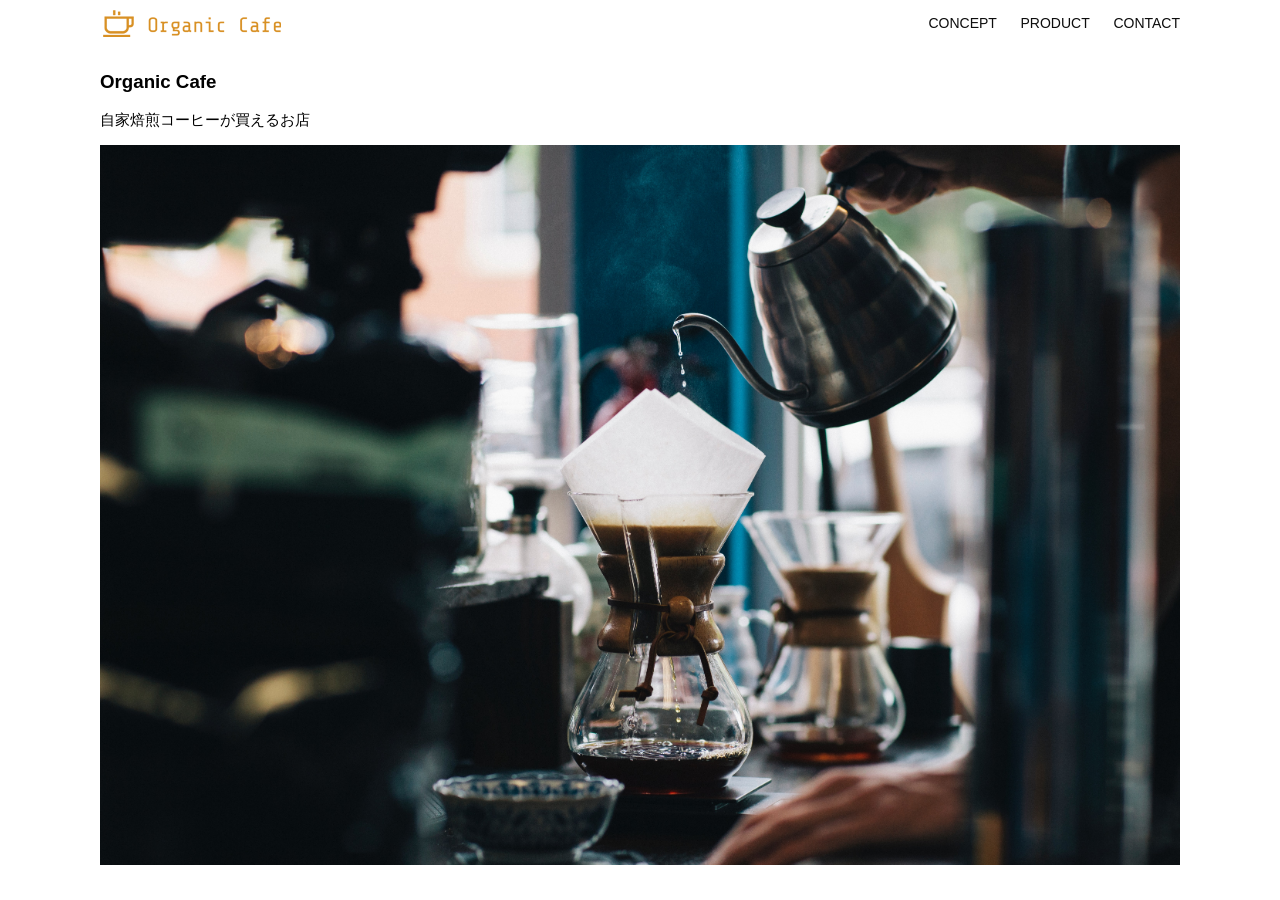
<file: kadai_013/index.html>
<!DOCTYPE html>
<html>
  <head>
    <title>Organic Cafe</title>
    <meta charset="UTF-8" />
    <meta name="description" content="自家焙煎のコーヒーがお家で楽しめるOrganic Cafe"/>
    <meta name="viewport" content="width=device-width, initial-scale=1.0" />
    <link rel="stylesheet" href="style.css" />
  </head>
  <body>
    <!-- ヘッダー -->
    <header>
      <!-- ロゴ -->
      <a href="index.html" id="logo"><img src="images/logo.png" alt="トップページに戻る"/></a>

      <!-- PC用ナビゲーション -->
      <nav id="nav-pc">
        <a href="index.html#concept">CONCEPT</a>
        <a href="index.html#product">PRODUCT</a>
        <a href="index.html#contact">CONTACT</a>
      </nav>

      <!-- スマホ用メニューボタン -->
      <img id="menu-sp" src="images/button-menu.png" alt="ナビゲーションを開く" onclick="document.getElementById('nav-sp').style.display = 'block'">

      <!-- スマホ用ナビゲーション -->
      <nav id="nav-sp">
        <ul>
          <li>
        <img id="close" src="images/button-close.png" alt="ナビゲーションを閉じる" onclick="document.getElementById('nav-sp').style.display = 'none'"></li>
          <li><a id="logo-sp" href="index.html" onclick="document.getElementById('nav-sp').style.display = 'none'"><img src="images/logo-sp.png" alt="トップページに戻る"></a></li>
          <li><a class="menu" href="index.html#concept" onclick="document.getElementById('nav-sp').style.display = 'none'">CONCEPT</a></li>
          <li><a class="menu" href="index.html#product" onclick="document.getElementById('nav-sp').style.display = 'none'">PRODUCT</a></li>
          <li><a class="menu" href="index.html#contact" onclick="document.getElementById('nav-sp').style.display = 'none'">CONTACT</a></li>
        </ul>
      </nav>
    </header>

    <main>
      <article>
        <!-- メインビジュアル -->
        <section id="main-visual">
          <div id="main-message">
            <h1>Organic Cafe</h1>
            <p>自家焙煎コーヒーが買えるお店</p>
          </div>
          <img src="images/main-image.jpg" alt="コーヒーをハンドドリップで淹れる画像"/>
        </section>
      </article>
    </main>
  </body>
</html>
</file>
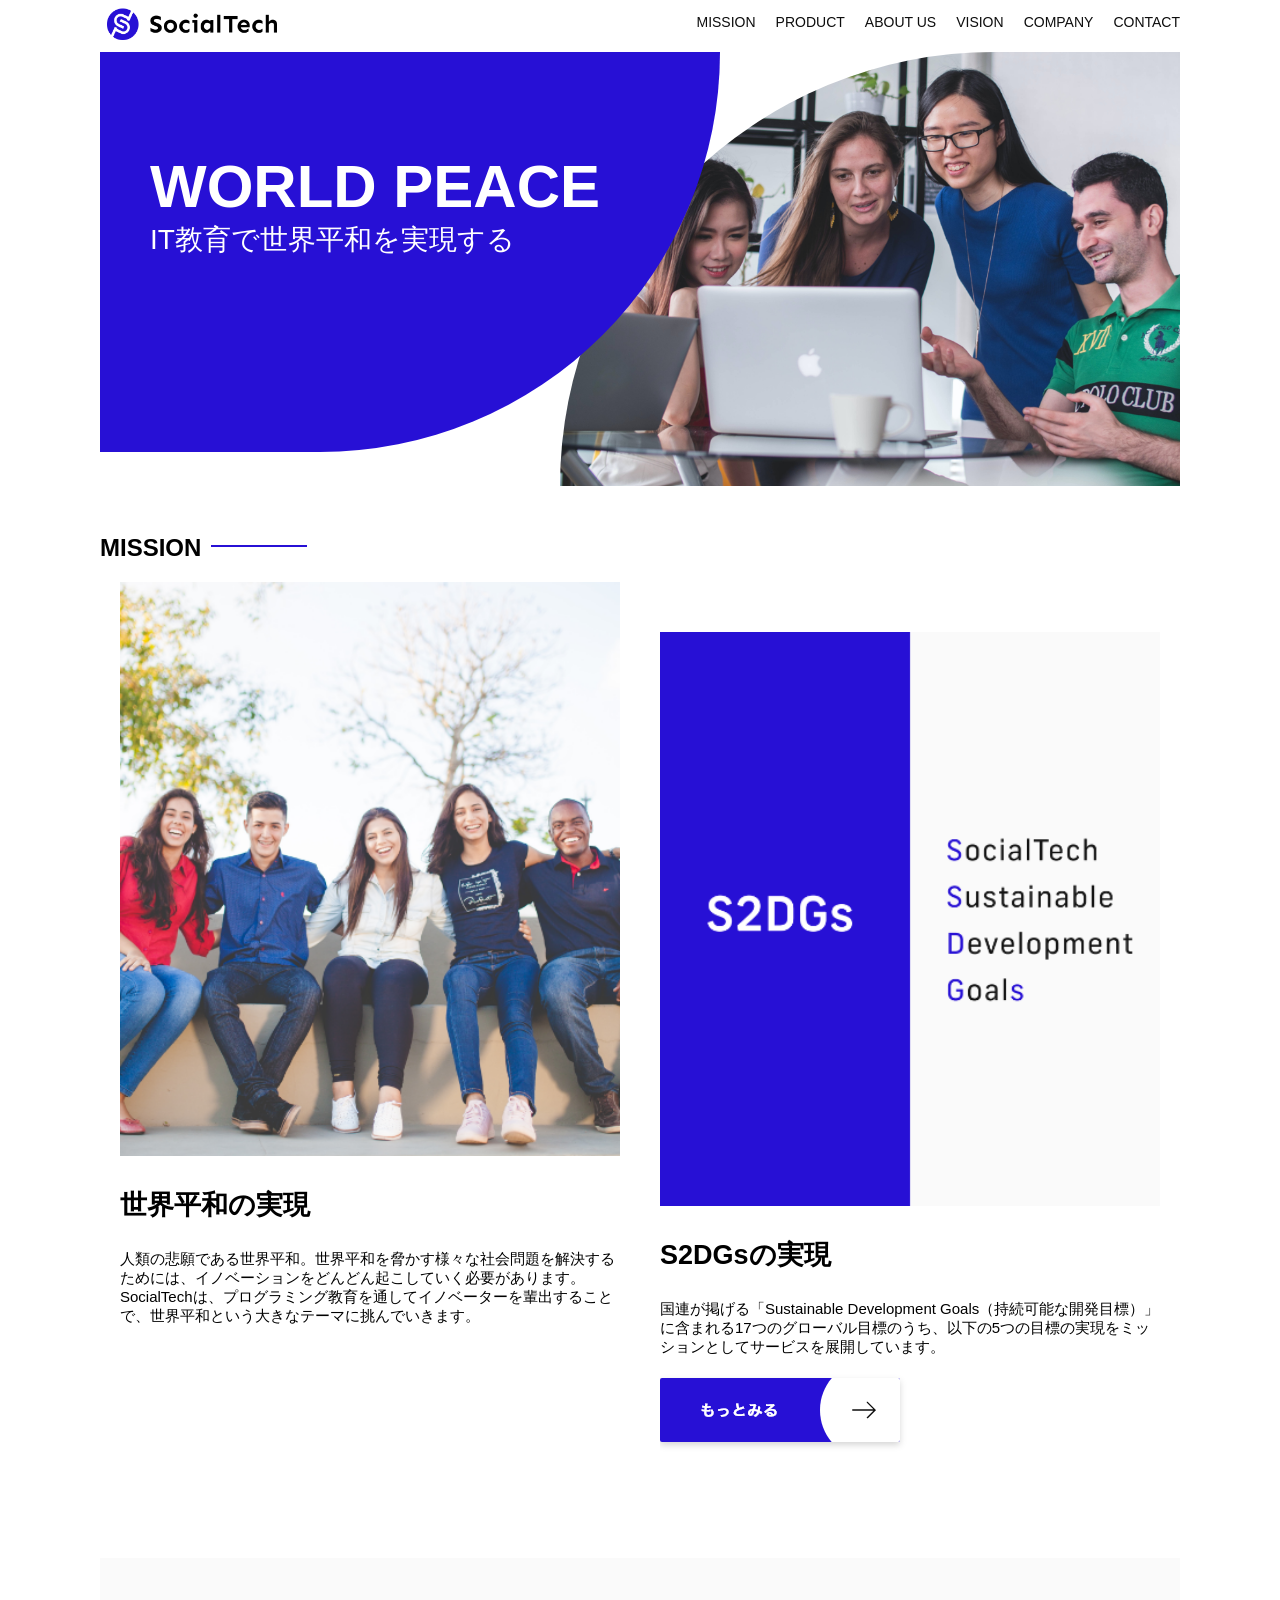
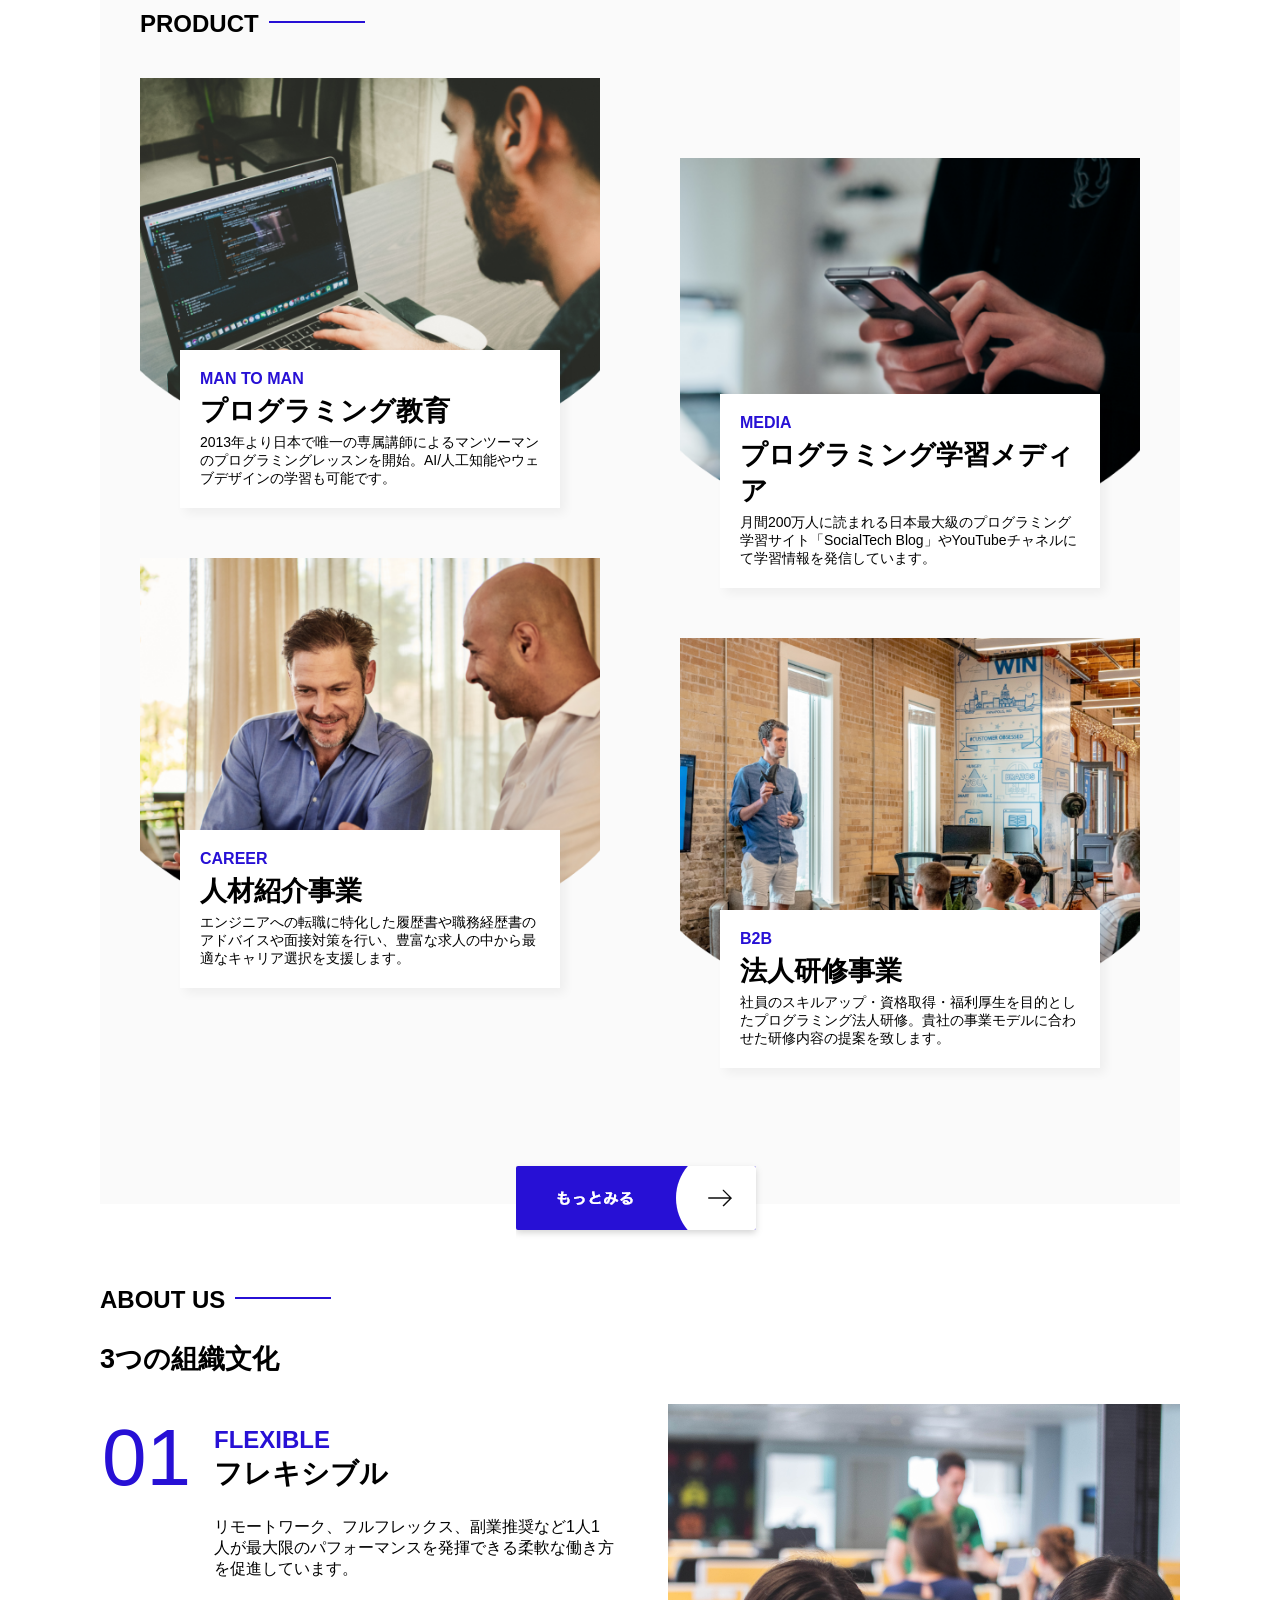
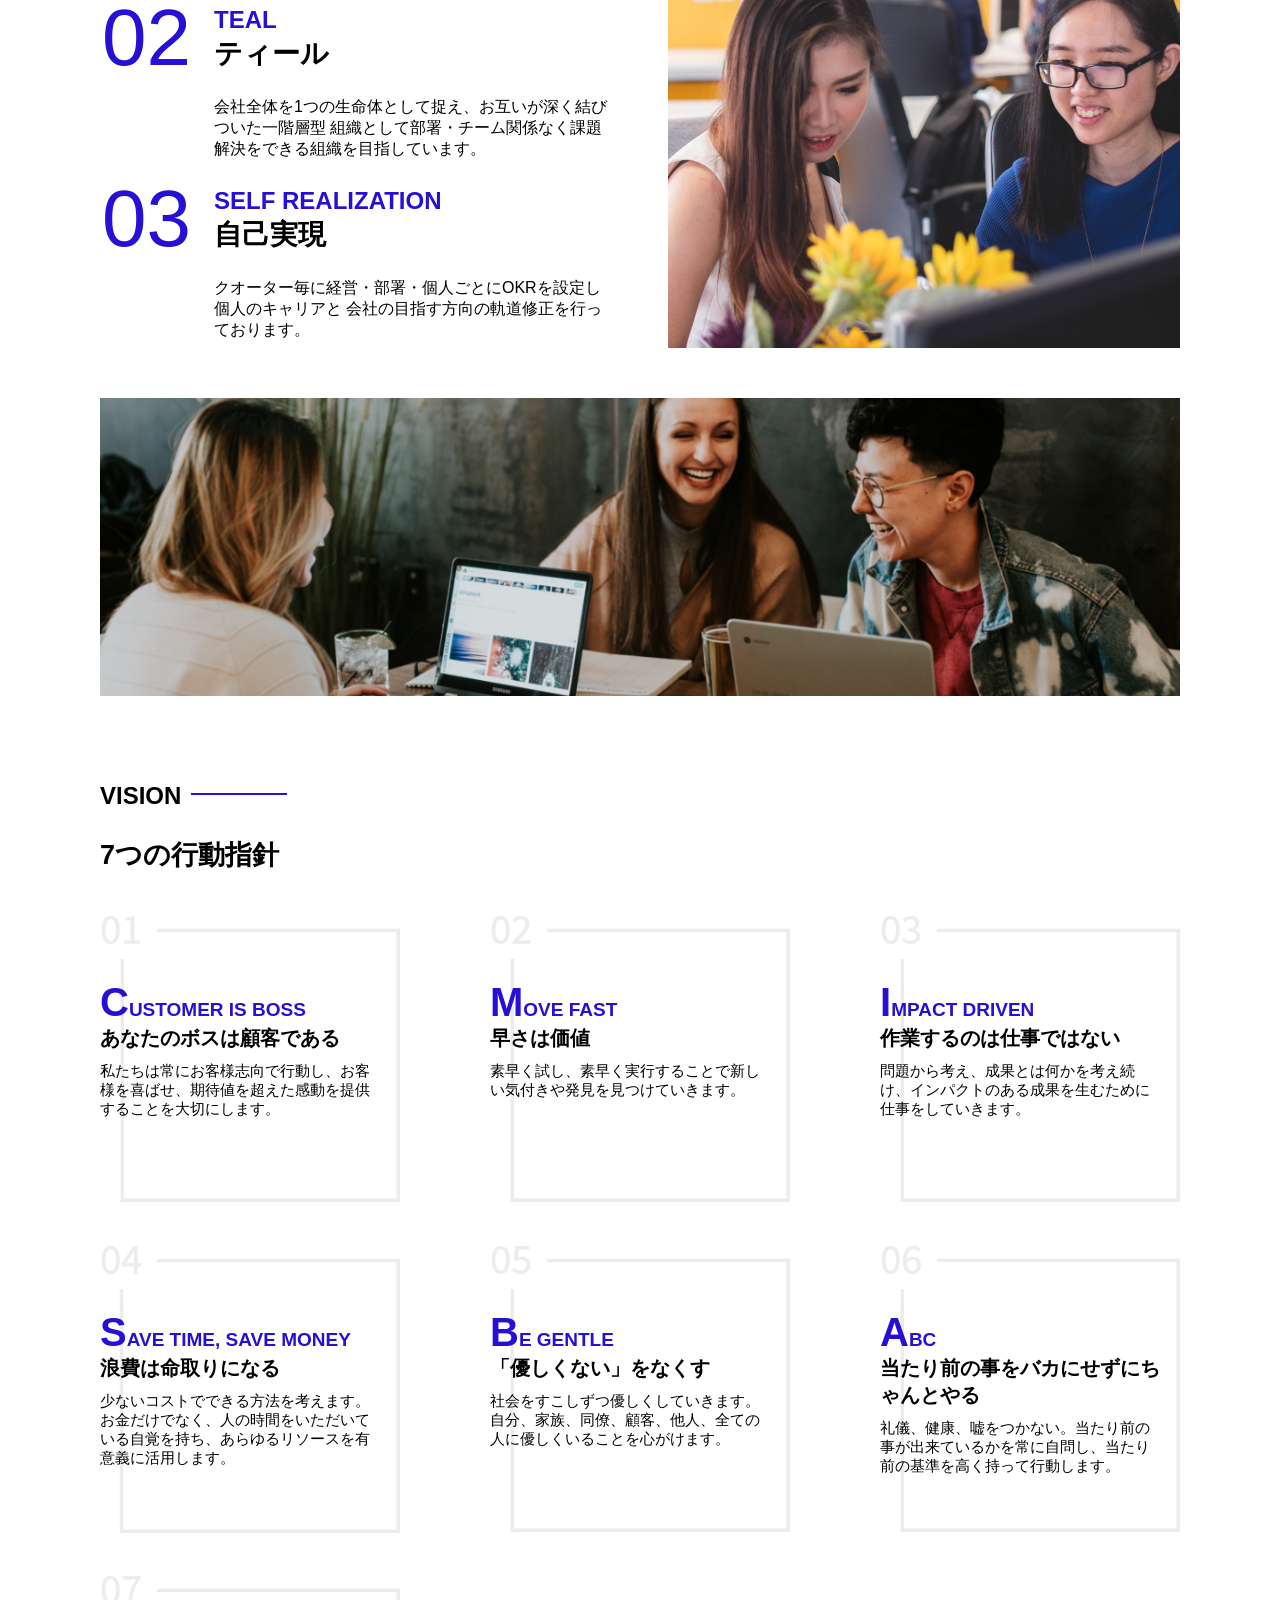
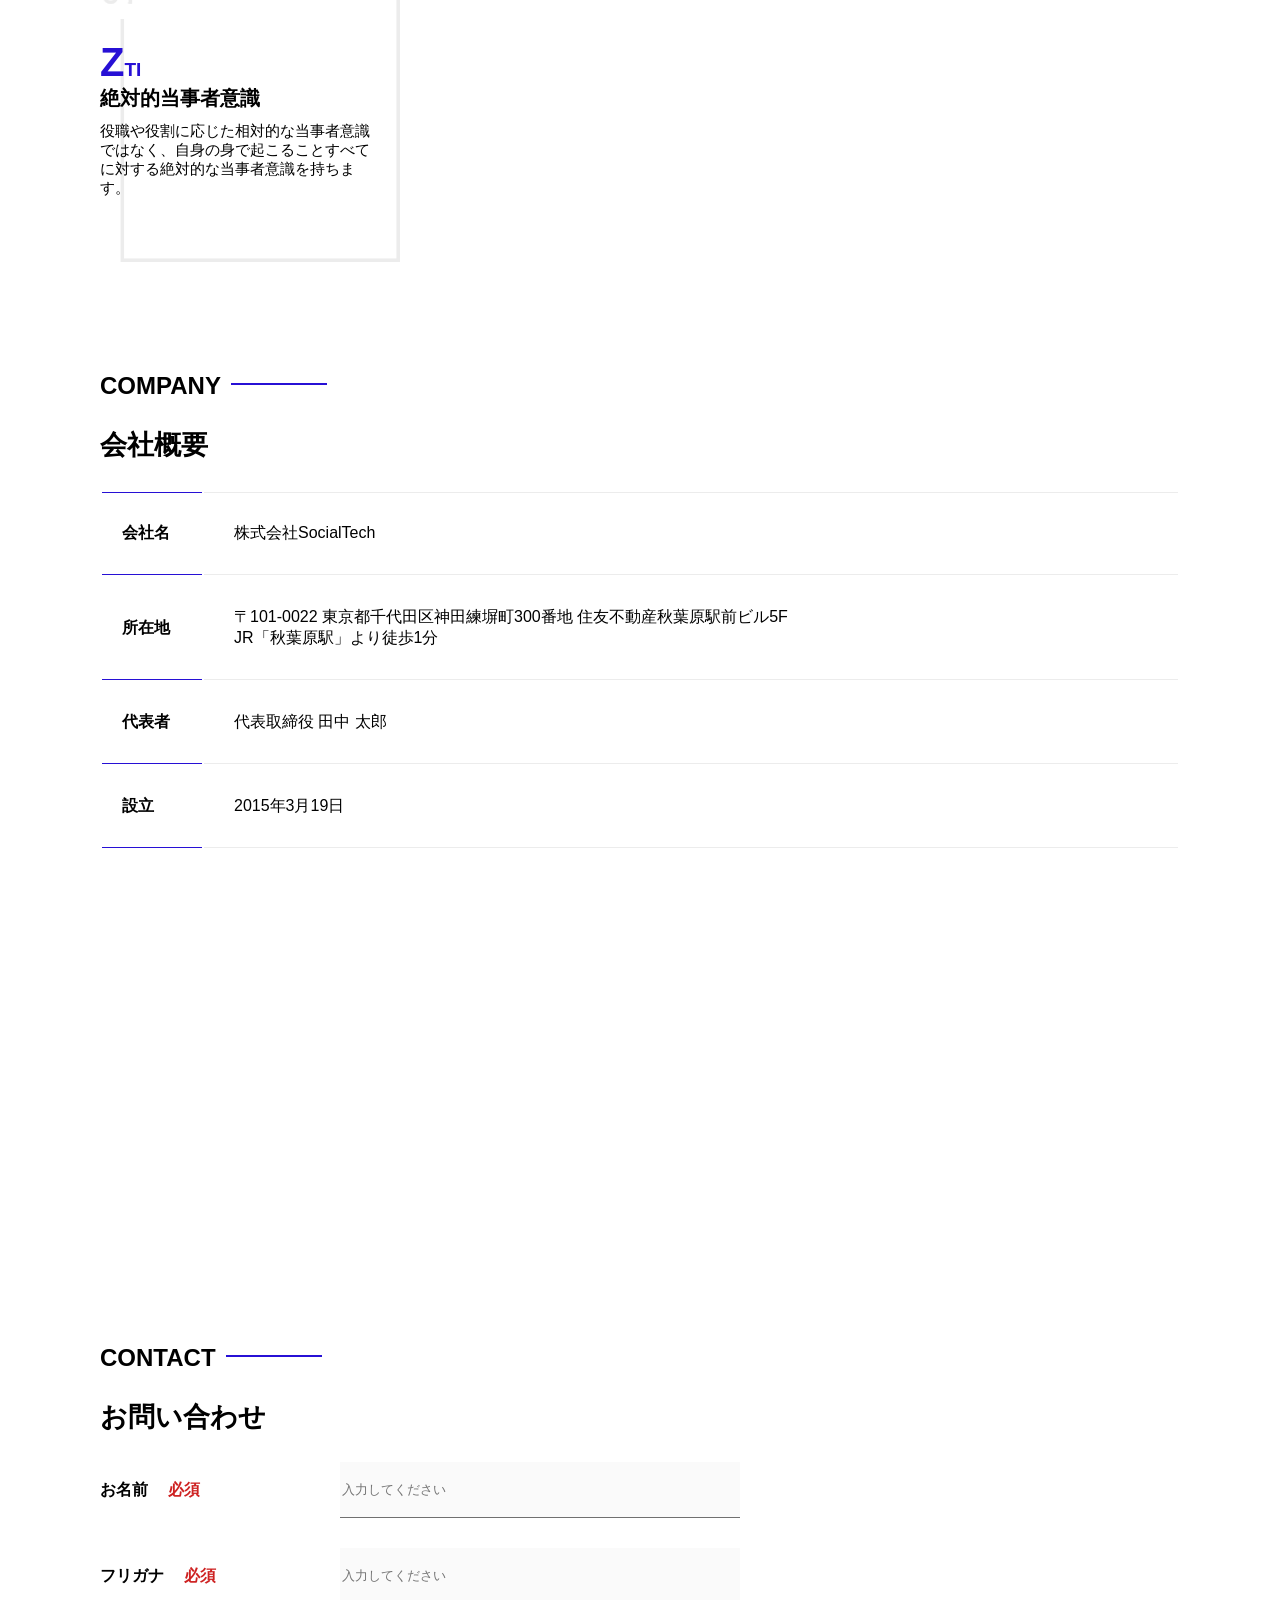
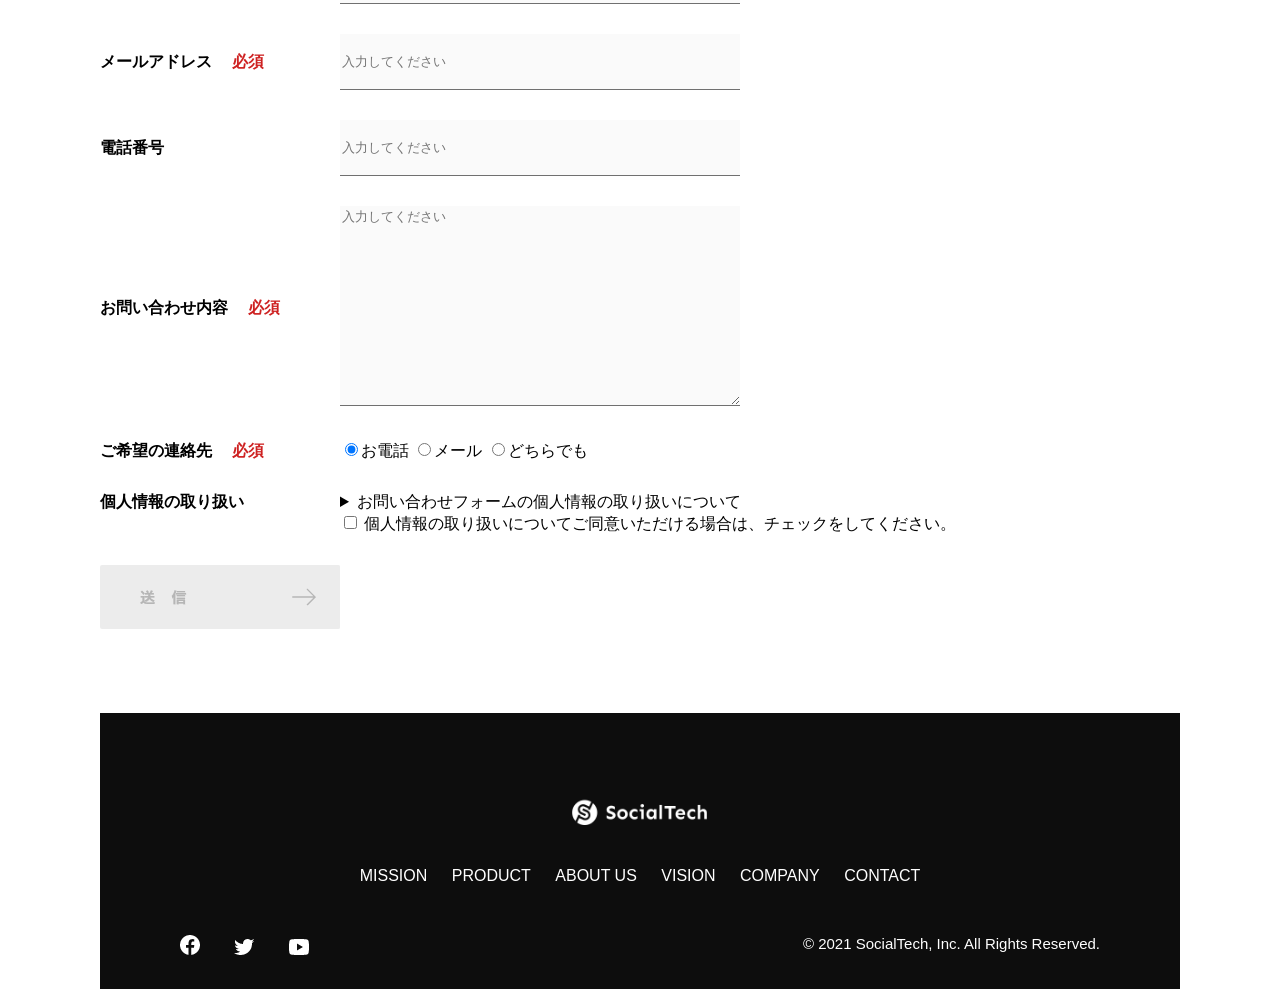
<file: kadai_tutorial_output/index.html>
<!DOCTYPE html>
<html lang="ja">

<head>
  <meta charset="UTF-8">
  <meta name="viewport" content="width=device-width, initial-scale=1.0">
  <meta name="description" content="SocialTechはEdTech業界のリーディングカンパニーを目指します。">
  <link rel="stylesheet" href="style.css">
  <title>SocialTech</title>
</head>

<body>
  <!-- ヘッダー -->
  <header>
    <!-- ロゴ -->
    <a href="index.html" id="logo">
      <img src="images/logo.png" alt="トップページに戻る">
    </a>

    <!-- PC用ナビゲーション -->
    <nav id="nav-pc">
      <ul>
        <li><a href="mission.html">MISSION</a></li>
        <li><a href="product.html">PRODUCT</a></li>
        <li><a href="index.html#aboutus">ABOUT US</a></li>
        <li><a href="index.html#vision">VISION</a></li>
        <li><a href="index.html#company">COMPANY</a></li>
        <li><a href="index.html#contact">CONTACT</a></li>
      </ul>
    </nav>

    <!-- スマホ用メニューボタン -->
    <button id="menu-sp" onclick="document.getElementById('nav-sp').style.display = 'block'">
      <img src="images/button-menu.png" alt="ナビゲーションを開く">
    </button>
    <!-- スマホ用ナビゲーション -->
    <div id="nav-sp">
      <button id="close" onclick="document.getElementById('nav-sp').style.display = 'none'">
        <img src="images/button-close.png" alt="ナビゲーションを閉じる">
      </button>
      <nav>
        <ul>
          <li>
            <a id="logo-sp" href="index.html" onclick="document.getElementById('nav-sp').style.display='none'"><img src="images/logo-sp.png" alt="トップページに戻る"></a>
          </li>
          <li><a class="menu" href="mission.html" onclick="document.getElementById('nav-sp').style.display='none'">MISSION</a></li>
          <li><a class="menu" href="product.html" onclick="document.getElementById('nav-sp').style.display='none'">PRODUCT</a></li>
          <li><a class="menu" href="index.html#aboutus" onclick="document.getElementById('nav-sp').style.display='none'">ABOUT US</a></li>
          <li><a class="menu" href="index.html#vision" onclick="document.getElementById('nav-sp').style.display='none'">VISION</a></li>
          <li><a class="menu" href="index.html#company" onclick="document.getElementById('nav-sp').style.display='none'">COMPANY</a></li>
          <li><a class="menu" href="index.html#contact" onclick="document.getElementById('nav-sp').style.display='none'">CONTACT</a></li>
        </ul>
      </nav>
      <div id="sns">
        <a href="https://www.facebook.com/sejuku2013"><img src="images/button-facebook.png" alt="Facebookのリンク"></a>
        <a href="https://twitter.com/samuraijuku"><img src="images/button-twitter.png" alt="Twitterのリンク"></a>
        <a href="https://www.youtube.com/channel/UCCFOQO5aDK0xXam4cUQXT8g"><img src="images/button-youtube.png" alt="YouTubeのリンク"></a>
      </div>
    </div>
  </header>

  <main>
    <article>
      <!-- メインビジュアル -->
      <section id="main-visual">
        <div id="main-message">
          <h1>WORLD PEACE</h1>
          <p>IT教育で世界平和を実現する</p>
        </div>
        <img src="images/index/index-main.png" alt="PCの周りに集まる多国籍の仲間たち">
      </section>

      <!--ミッション-->
      <section id="mission">
        <h2 class="index-h2">MISSION</h2>
        <div id="mission-flex">
          <div>
            <img id="mission-photo" src="images/index/index-mission.png" alt="屋外のベンチで写真を撮影する多国籍の仲間たち">
            <h3>世界平和の実現</h3>
            <p>人類の悲願である世界平和。世界平和を脅かす様々な社会問題を解決するためには、イノベーションをどんどん起こしていく必要があります。SocialTechは、プログラミング教育を通してイノベーターを輩出することで、世界平和という大きなテーマに挑んでいきます。</p>
          </div>
          <div>
            <img id="s2dgs" src="images/index/s2dgs.png" alt="S2DGs">
            <h3>S2DGsの実現</h3>
            <p>国連が掲げる「Sustainable Development Goals（持続可能な開発目標）」に含まれる17つのグローバル目標のうち、以下の5つの目標の実現をミッションとしてサービスを展開しています。</p>
            <a href="mission.html"><img src="images/button-more.png" alt="もっとみる"></a>
          </div>
        </div>
      </section>

      <!-- プロダクト -->
      <section id="product">
        <h2 class="index-h2">PRODUCT</h2>
        <div class="product-flex">
          <div id="product-left">
            <div>
              <img class="product-photo" src="images/index/index-mantoman.png" alt="PCでコードを書く男性">
              <div class="product-explain">
                <span>MAN TO MAN</span>
                <h3>プログラミング教育</h3>
                <p>2013年より日本で唯一の専属講師によるマンツーマンのプログラミングレッスンを開始。AI/人工知能やウェブデザインの学習も可能です。</p>
              </div>
            </div>
            <div>
              <img class="product-photo" src="images/index/index-career.png" alt="笑顔で話し合う2人の男性">
              <div class="product-explain">
                <span>CAREER</span>
                <h3>人材紹介事業</h3>
                <p>エンジニアへの転職に特化した履歴書や職務経歴書のアドバイスや面接対策を行い、豊富な求人の中から最適なキャリア選択を支援します。</p>
              </div>
            </div>
          </div>
          <div id="product-right">
            <div>
              <img class="product-photo" src="images/index/index-media.png" alt="スマートフォンを操作する人">
              <div class="product-explain">
                <span>MEDIA</span>
                <h3>プログラミング学習メディア</h3>
                <p>月間200万人に読まれる日本最大級のプログラミング学習サイト「SocialTech Blog」やYouTubeチャネルにて学習情報を発信しています。</p>
              </div>
            </div>
            <div>
              <img class="product-photo" src="images/index/index-b2b.png" alt="講演中の男性とそれを聴く人々">
              <div class="product-explain">
                <span>B2B</span>
                <h3>法人研修事業</h3>
                <p>社員のスキルアップ・資格取得・福利厚生を目的としたプログラミング法人研修。貴社の事業モデルに合わせた研修内容の提案を致します。</p>
              </div>
            </div>
          </div>
        </div>
        <div id="product-more">
          <a href="product.html"><img src="images/button-more.png" alt="もっとみる"></a>
        </div>
      </section>

      <!-- AOUT USセクション -->
      <section id="aboutus">
        <h2 class="index-h2">ABOUT US</h2>
        <h3>3つの組織文化</h3>
        <div>
          <table class="culture-table">
            <tr>
              <td class="culture-num">01</td>
              <th><span class="culture-en">FLEXIBLE</span><br>フレキシブル</th>
            </tr>
            <tr>
              <td>
                <!--空のセル-->
              </td>
              <td class="culture-description">リモートワーク、フルフレックス、副業推奨など1人1人が最大限のパフォーマンスを発揮できる柔軟な働き方を促進しています。</td>
            </tr>
            <tr>
              <td class="culture-num">02</td>
              <th><span class="culture-en">TEAL</span><br>ティール</th>
            </tr>
            <tr>
              <td>
                <!--空のセル-->
              </td>
              <td class="culture-description">会社全体を1つの生命体として捉え、お互いが深く結びついた一階層型 組織として部署・チーム関係なく課題解決をできる組織を目指しています。</td>
            </tr>
            <tr>
              <td class="culture-num">03</td>
              <th><span class="culture-en">SELF REALIZATION</span><br>自己実現</th>
            </tr>
            <tr>
              <td>
                <!--空のセル-->
              </td>
              <td class="culture-description">クオーター毎に経営・部署・個人ごとにOKRを設定し個人のキャリアと 会社の目指す方向の軌道修正を行っております。</td>
            </tr>
          </table>
          <img class="culture-img" src="images/index/index-aboutus1.png" alt="笑顔で話し合う2人の女性">
        </div>
        <img class="culture-img2" src="images/index/index-aboutus2.png" alt="笑顔で話し合う3人の男女">

      </section>

      <!-- VISIONセクション -->
      <section id="vision">
        <h2 class="index-h2">VISION</h2>
        <h3>7つの行動指針</h3>
        <div>
          <div class="vision-box">
            <img src="images/index/vision-01.png" alt="01">
            <div>
              <h4>CUSTOMER IS BOSS</h4>
              <h5>あなたのボスは顧客である</h5>
              <p>私たちは常にお客様志向で行動し、お客様を喜ばせ、期待値を超えた感動を提供することを大切にします。</p>
            </div>
          </div>
          <div class="vision-box">
            <img src="images/index/vision-02.png" alt="02">
            <div>
              <h4>MOVE FAST</h4>
              <h5>早さは価値</h5>
              <p>素早く試し、素早く実行することで新しい気付きや発見を見つけていきます。</p>
            </div>
          </div>
          <div class="vision-box">
            <img src="images/index/vision-03.png" alt="03">
            <div>
              <h4>IMPACT DRIVEN</h4>
              <h5>作業するのは仕事ではない</h5>
              <p>問題から考え、成果とは何かを考え続け、インパクトのある成果を生むために仕事をしていきます。</p>
            </div>
          </div>
          <div class="vision-box">
            <img src="images/index/vision-04.png" alt="04">
            <div>
              <h4>SAVE TIME, SAVE MONEY</h4>
              <h5>浪費は命取りになる</h5>
              <p>少ないコストでできる方法を考えます。お金だけでなく、人の時間をいただいている自覚を持ち、あらゆるリソースを有意義に活用します。</p>
            </div>
          </div>
          <div class="vision-box">
            <img src="images/index/vision-05.png" alt="05">
            <div>
              <h4>BE GENTLE</h4>
              <h5>「優しくない」をなくす</h5>
              <p>社会をすこしずつ優しくしていきます。自分、家族、同僚、顧客、他人、全ての人に優しくいることを心がけます。</p>
            </div>
          </div>
          <div class="vision-box">
            <img src="images/index/vision-06.png" alt="06">
            <div>
              <h4>ABC</h4>
              <h5>当たり前の事をバカにせずにちゃんとやる</h5>
              <p>礼儀、健康、嘘をつかない。当たり前の事が出来ているかを常に自問し、当たり前の基準を高く持って行動します。</p>
            </div>
          </div>
          <div class="vision-box">
            <img src="images/index/vision-07.png" alt="07">
            <div>
              <h4>ZTI</h4>
              <h5>絶対的当事者意識</h5>
              <p>役職や役割に応じた相対的な当事者意識ではなく、自身の身で起こることすべてに対する絶対的な当事者意識を持ちます。</p>
            </div>
          </div>
        </div>
      </section>

      <!-- COMPANYセクション -->
      <section id="company">
        <h2 class="index-h2">COMPANY</h2>
        <h3>会社概要</h3>
        <table id="company-table">
          <tr>
            <th class="tableheader tableheader-first">会社名</th>
            <td class="cell cell-first">株式会社SocialTech</td>
          </tr>
          <tr>
            <th class="tableheader">所在地</th>
            <td class="cell">〒101-0022 東京都千代田区神田練塀町300番地 住友不動産秋葉原駅前ビル5F<br>JR「秋葉原駅」より徒歩1分</td>
          </tr>
          <tr>
            <th class="tableheader">代表者</th>
            <td class="cell">代表取締役 田中 太郎</td>
          </tr>
          <tr>
            <th class="tableheader">設立</th>
            <td class="cell">2015年3月19日</td>
          </tr>
        </table>
        <iframe 
          src="https://www.google.com/maps/embed?pb=!1m18!1m12!1m3!1d3240.068855133681!2d139.77207767578852!3d35.69992317258122!2m3!1f0!2f0!3f0!3m2!1i1024!2i768!4f13.1!3m3!1m2!1s0x60188fee13660e23%3A0x77137876edf742ac!2z5L2P5Y-L5LiN5YuV55Sj56eL6JGJ5Y6f6aeF5YmN44OT44Or!5e0!3m2!1sja!2sjp!4v1780361191116!5m2!1sja!2sjp" 
          style="border:0" 
          allowfullscreen="" 
          loading="lazy">
        </iframe>
      </section>

      <!-- CONTACTセクション -->
      <section id="contact">
        <h2 class="index-h2">CONTACT</h2>
        <h3>お問い合わせ</h3>
        <form>
          <div>
            <div class="contact-heading">
              <label class="contact-label">お名前<span class="contact-span">必須</span></label>
            </div>
            <div>
              <input type="text" name="name" placeholder="入力してください"class="contact-textbox">
            </div>
          </div>
          <div>
            <div class="contact-heading">
              <label class="contact-label">フリガナ<span class="contact-span">必須</span></label>
            </div>
            <div>
              <input type="text" name="hurigana" placeholder="入力してください"class="contact-textbox">
            </div>
          </div>
          <div>
            <div class="contact-heading">
              <label class="contact-label">メールアドレス<span class="contact-span">必須</span></label>
            </div>
            <div>
              <input type="text" name="email" placeholder="入力してください"class="contact-textbox">
            </div>
          </div>
          <div>
            <div class="contact-heading">
              <label class="contact-label">電話番号</label>
            </div>
            <div>
              <input type="text" name="tel" placeholder="入力してください"class="contact-textbox">
            </div>
          </div>
          <div>
            <div class="contact-heading">
              <label class="contact-label">お問い合わせ内容<span class="contact-span">必須</span></label>
            </div>
            <div>
              <textarea class="contact-textarea" placeholder="入力してください" name="message"></textarea>
            </div>
          </div>
          <div>
            <div class="contact-heading">
              <label class="contact-label">ご希望の連絡先<span class="contact-span">必須</span></label>
            </div>
            <div>
              <input class="radiobutton" type="radio" value="tel" name="contact" checked><label>お電話</label>
              <input class="radiobutton" type="radio" value="mail" name="contact"><label>メール</label>
              <input class="radiobutton" type="radio" value="both" name="contact"><label>どちらでも</label>
            </div>
          </div>
          <div>
            <div>
              <div class="contact-heading">
                <label class="contact-label">個人情報の取り扱い</label>
              </div>
            </div>
            <div>
              <details>
                <summary>お問い合わせフォームの個人情報の取り扱いについて</summary>
                <div>
                  <dl>
                    <dt>１．組織の名称又は氏名</dt>
                    <dd>株式会社SocialTech</dd>
                    <dt>２．個人情報保護管理者（若しくはその代理人）の氏名又は職名、所属及び連絡先</dt>
                    <dd>
                      <p>鈴木 一郎 コーポレート部</p>
                      <p>メールアドレス：samurai@example.com</p>
                      <p>TEL：03-1234-5678</p>
                    </dd>
                    <dt>３．個人情報の利用目的</dt>
                    <dd>
                      <ul>
                        <li>・本サービス及び本サービスに関連する情報の提供又はそれらに関する連絡のため</li>
                        <li>・ユーザーの本人確認のため</li>
                        <li>・当社サービスのご案内のため</li>
                        <li>・当社の商品等の広告または宣伝（電子メールによるものを含むものとします。）</li>
                      </ul>
                    </dd>
                    <dt>４．個人情報の取り扱い業務の委託</dt>
                    <dd>
                      個人情報の取扱業務の全部または一部を外部に業務委託する場合があります。その際、弊社は、個人情報を適切に保護できる管理体制を敷き実行していることを条件として委託先を厳選したうえで、機密保持契約を委託先と締結し、お客様の個人情報を厳密に管理させます。
                    </dd>
                    <dt>５．個人情報の開示等の請求</dt>
                    <dd>
                      お客様は、弊社に対してご自身の個人情報の開示等（利用目的の通知、開示、内容の訂正・追加・削除、利用の停止または消去、第三者への提供の停止）に関して、当社問合わせ窓口に申し出ることができます。<br>
                      その際、弊社はお客様ご本人を確認させていただいたうえで、合理的な期間内に対応いたします。<br>
                      なお、個人情報に関する弊社問合わせ先は、次の通りです。
                    </dd>
                    <dd>
                      <p>株式会社SocialTech　個人情報問合せ窓口</p>
                      <p>〒150-0043　東京都千代田区神田練塀町300番地 住友不動産秋葉原駅前ビル5F</p>
                      <p>メールアドレス：samurai@example.com　TEL：03-1234-5678</p>
                    </dd>
                  <dt>６．個人情報を提供されることの任意性について</dt>
                    <dd>お客様がご自身の個人情報を弊社に提供されるか否かは、お客様のご判断によりますが、もしご提供されない場合には、適切なサービスが提供できない場合がありますので予めご了承ください。</dd>
                  </dl>
                </div>
              </details>
              <input type="checkbox" name="agree">
              <span>個人情報の取り扱いについてご同意いただける場合は、チェックをしてください。</span>
            </div>
          </div>
          <input type="image" src="images/button-submit.png" alt="送信する">
        </form>
      </section>
    </article>
  </main>

  <footer>
    <div id="footer-logo">
      <img src="images/logo-sp.png" alt="SocialTech">
    </div>
    <div id="footer-link">
      <a href="mission.html">MISSION</a>
      <a href="product.html">PRODUCT</a>
      <a href="index.html#aboutus">ABOUT US</a>
      <a href="index.html#vision">VISION</a>
      <a href="index.html#company">COMPANY</a>
      <a href="index.html#contact">CONTACT</a>
    </div>
    <div id="sns-footer">
      <div class="sns-btns">
        <a href="https://www.facebook.com/sejuku2013"><img src="images/button-facebook.png" alt="Facebookのリンク"></a>
        <a href="https://twitter.com/samuraijuku"><img src="images/button-twitter.png" alt="Twitterのリンク"></a>
        <a href="https://www.youtube.com/channel/UCCFOQO5aDK0xXam4cUQXT8g"><img src="images/button-youtube.png" alt="YouTubeのリンク"></a>
      </div>
      <p id="copyright">&copy; 2021 SocialTech, Inc. All Rights Reserved.</p>
    </div>
  </footer>





</body>

</html>
</file>
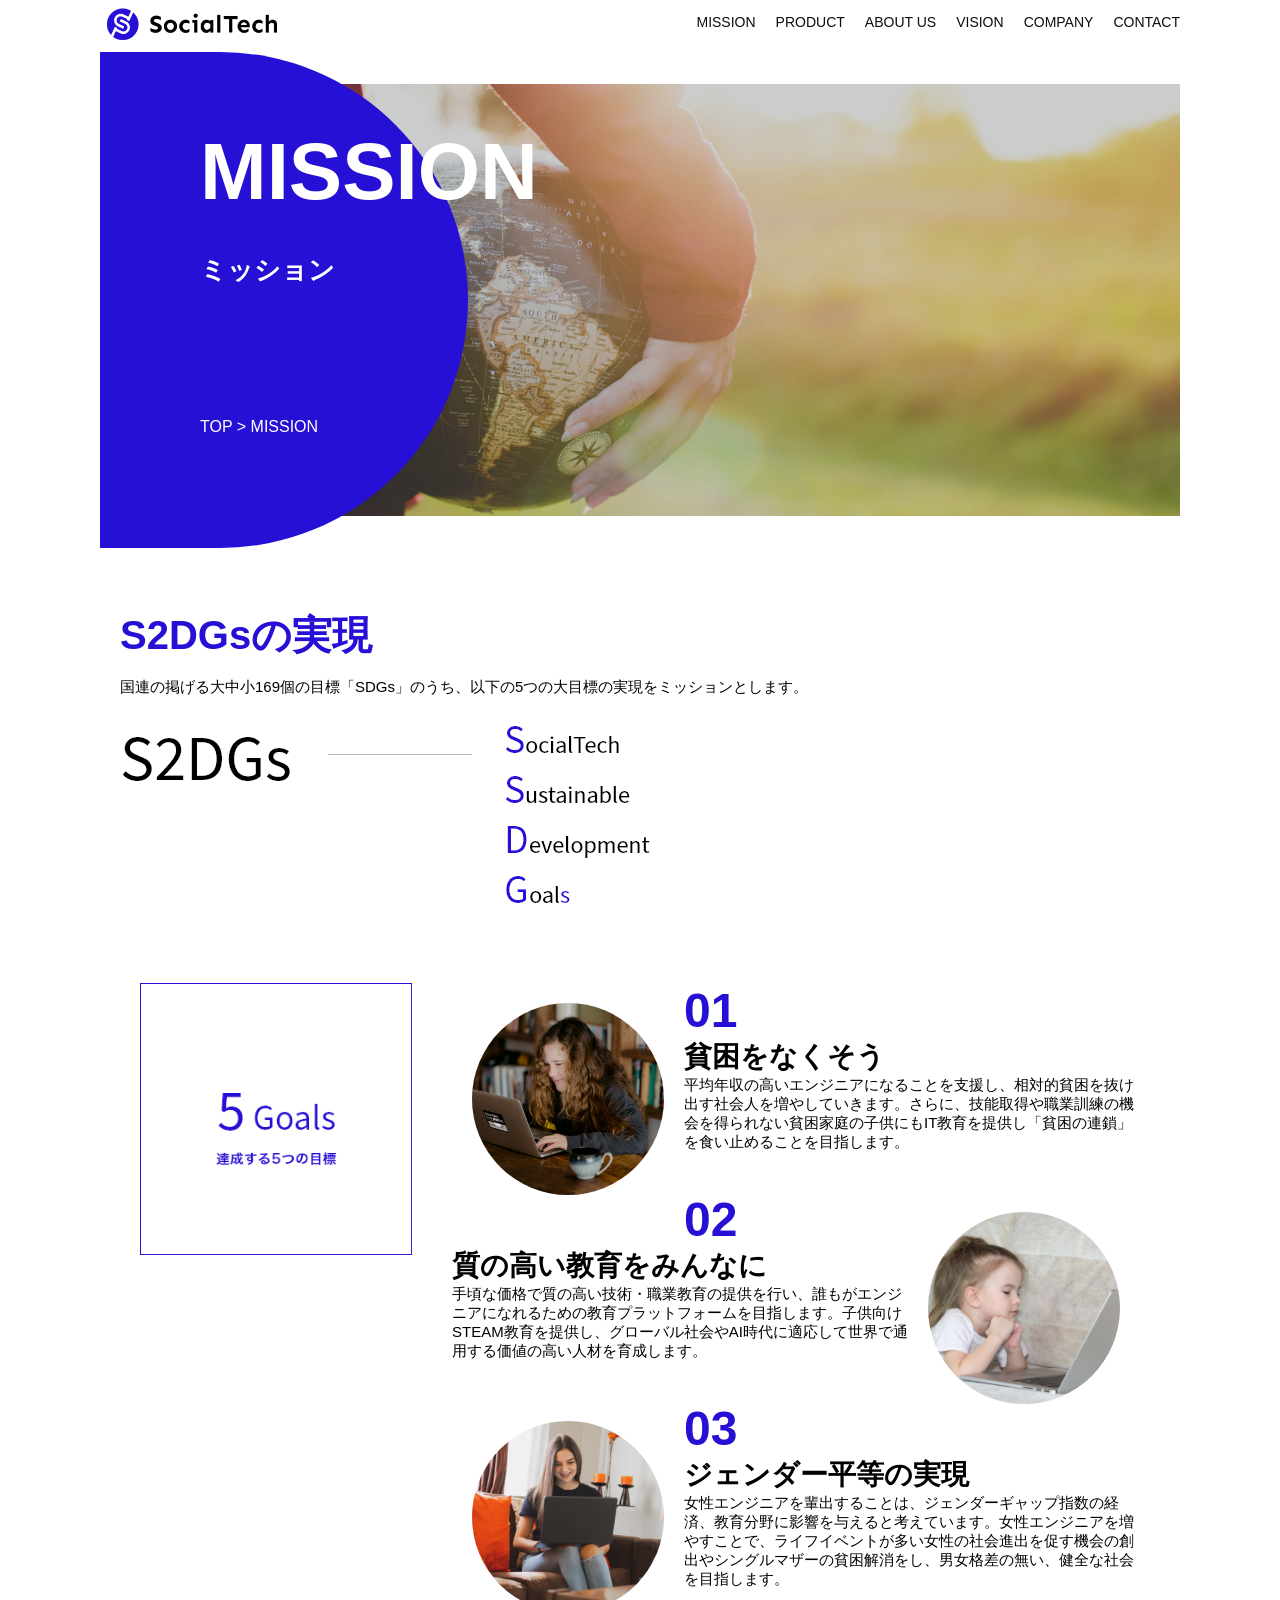
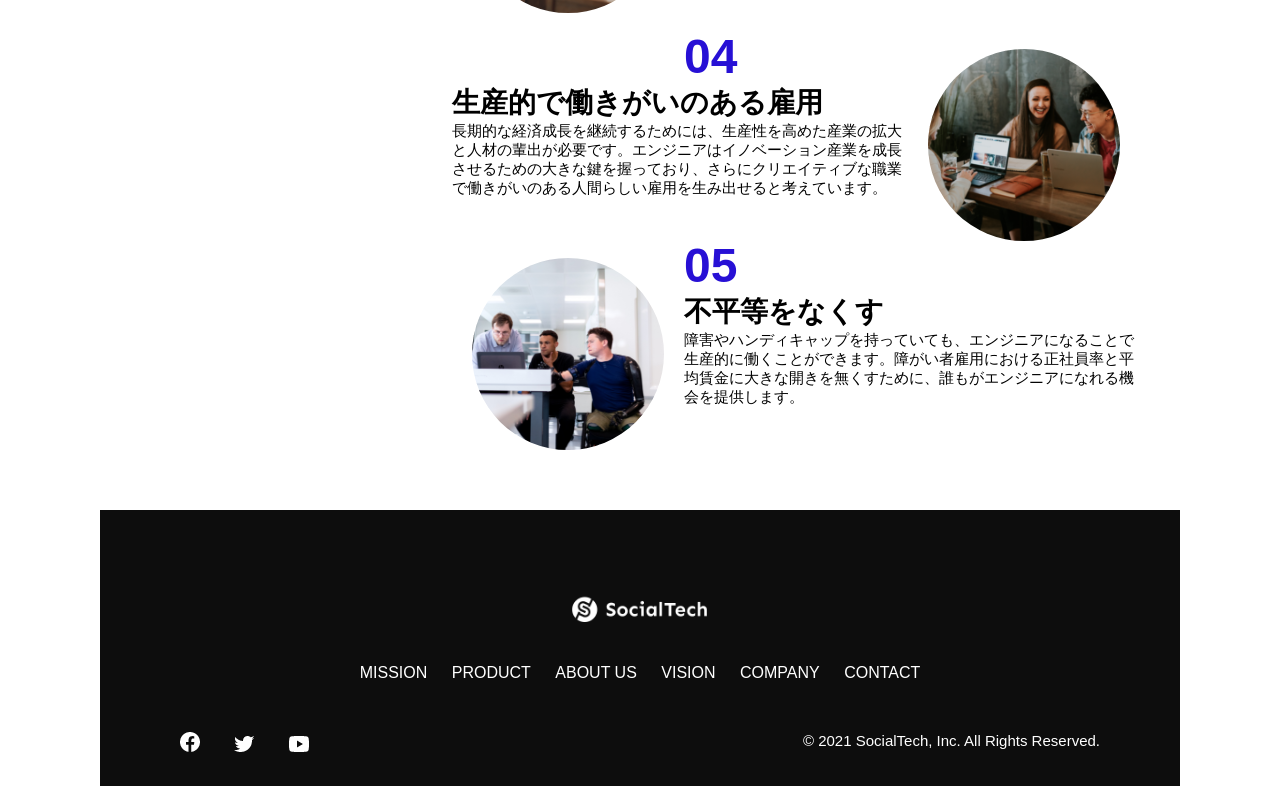
<file: kadai_tutorial_output/mission.html>
<!DOCTYPE html>
<html lang="ja">

<head>
  <meta charset="UTF-8">
  <meta name="viewport" content="width=device-width, initial-scale=1.0">
  <meta name="description" content="SocialTechが目指す5つの目標（S2DGs）を紹介します">
  <link rel="stylesheet" href="style.css">
  <title>SocialTech - MISSION ミッション -</title>
</head>

<body>
  <!-- ヘッダー -->
  <header>
    <!-- ロゴ -->
    <a href="index.html" id="logo">
      <img src="images/logo.png" alt="トップページに戻る">
    </a>

    <!-- PC用ナビゲーション -->
    <nav id="nav-pc">
      <ul>
        <li><a href="mission.html">MISSION</a></li>
        <li><a href="product.html">PRODUCT</a></li>
        <li><a href="index.html#aboutus">ABOUT US</a></li>
        <li><a href="index.html#vision">VISION</a></li>
        <li><a href="index.html#company">COMPANY</a></li>
        <li><a href="index.html#contact">CONTACT</a></li>
      </ul>
    </nav>

    <!-- スマホ用メニューボタン -->
    <button id="menu-sp" onclick="document.getElementById('nav-sp').style.display = 'block'">
      <img src="images/button-menu.png" alt="ナビゲーションを開く">
    </button>
    <!-- スマホ用ナビゲーション -->
    <div id="nav-sp">
      <button id="close" onclick="document.getElementById('nav-sp').style.display = 'none'">
        <img src="images/button-close.png" alt="ナビゲーションを閉じる">
      </button>
      <nav>
        <ul>
          <li>
            <a id="logo-sp" href="index.html" onclick="document.getElementById('nav-sp').style.display='none'"><img src="images/logo-sp.png" alt="トップページに戻る"></a>
          </li>
          <li><a class="menu" href="mission.html" onclick="document.getElementById('nav-sp').style.display='none'">MISSION</a></li>
          <li><a class="menu" href="product.html" onclick="document.getElementById('nav-sp').style.display='none'">PRODUCT</a></li>
          <li><a class="menu" href="index.html#aboutus" onclick="document.getElementById('nav-sp').style.display='none'">ABOUT US</a></li>
          <li><a class="menu" href="index.html#vision" onclick="document.getElementById('nav-sp').style.display='none'">VISION</a></li>
          <li><a class="menu" href="index.html#company" onclick="document.getElementById('nav-sp').style.display='none'">COMPANY</a></li>
          <li><a class="menu" href="index.html#contact" onclick="document.getElementById('nav-sp').style.display='none'">CONTACT</a></li>
        </ul>
      </nav>
      <div id="sns">
        <a href="https://www.facebook.com/sejuku2013"><img src="images/button-facebook.png" alt="Facebookのリンク"></a>
        <a href="https://twitter.com/samuraijuku"><img src="images/button-twitter.png" alt="Twitterのリンク"></a>
        <a href="https://www.youtube.com/channel/UCCFOQO5aDK0xXam4cUQXT8g"><img src="images/button-youtube.png" alt="YouTubeのリンク"></a>
      </div>
    </div>
  </header>

  <main>
    <article>
      <section id="mission-main">
        <div class="mission-main-inner">
          <div id="mission-title">
            <h1>MISSION<br><span>ミッション</span></h1>
            <p>TOP > MISSION</p>
          </div>
        </div>
      </section>

      <section id="mission-s2dgs">
        <h2 class="mission-h2">S2DGsの実現</h2>
        <p>国連の掲げる大中小169個の目標「SDGs」のうち、以下の5つの大目標の実現をミッションとします。</p>
        <img src="images/mission/mission-s2dgs.png" alt="S2DGs">
      </section>

      <section id="mission-five-goals">
        <div class="five-goals-image">
          <img src="images/mission/mission-5goals.png" alt="5Goals">
        </div>
        <div class="five-goals-read">
          <div>
            <img class="fivegoals-image-left" src="images/mission/mission-5goals01.png" alt="PCを操作する女の子">
            <span class="fivegoals-number">01</span>
            <h3 class="fivegoals-h3">貧困をなくそう</h3>
            <p class="fivegoals-p">平均年収の高いエンジニアになることを支援し、相対的貧困を抜け出す社会人を増やしていきます。さらに、技能取得や職業訓練の機会を得られない貧困家庭の子供にもIT教育を提供し「貧困の連鎖」を食い止めることを目指します。</p>
          </div>
          <div>
            <img class="fivegoals-image-right" src="images/mission/mission-5goals02.png" alt="PCを見つめる小さい女の子">
            <span class="fivegoals-number">02</span>
            <h3 class="fivegoals-h3">質の高い教育をみんなに</h3>
            <p class="fivegoals-p">手頃な価格で質の高い技術・職業教育の提供を行い、誰もがエンジニアになれるための教育プラットフォームを目指します。子供向けSTEAM教育を提供し、グローバル社会やAI時代に適応して世界で通用する価値の高い人材を育成します。</p>
          </div>
          <div>
            <img class="fivegoals-image-left" src="images/mission/mission-5goals03.png" alt="PCを操作する女性">
            <span class="fivegoals-number">03</span>
            <h3 class="fivegoals-h3">ジェンダー平等の実現</h3>
            <p class="fivegoals-p">女性エンジニアを輩出することは、ジェンダーギャップ指数の経済、教育分野に影響を与えると考えています。女性エンジニアを増やすことで、ライフイベントが多い女性の社会進出を促す機会の創出やシングルマザーの貧困解消をし、男女格差の無い、健全な社会を目指します。</p>
          </div>
          <div>
            <img class="fivegoals-image-right" src="images/mission/mission-5goals04.png" alt="笑顔で話し合う3人の男女">
            <span class="fivegoals-number">04</span>
            <h3 class="fivegoals-h3">生産的で働きがいのある雇用</h3>
            <p class="fivegoals-p">長期的な経済成長を継続するためには、生産性を高めた産業の拡大と人材の輩出が必要です。エンジニアはイノベーション産業を成長させるための大きな鍵を握っており、さらにクリエイティブな職業で働きがいのある人間らしい雇用を生み出せると考えています。</p>
          </div>
          <div>
            <img class="fivegoals-image-left" src="images/mission/mission-5goals05.png" alt="障害を持つ男性が生き生きと働く様子">
            <span class="fivegoals-number">05</span>
            <h3 class="fivegoals-h3">不平等をなくす</h3>
            <p class="fivegoals-p">障害やハンディキャップを持っていても、エンジニアになることで生産的に働くことができます。障がい者雇用における正社員率と平均賃金に大きな開きを無くすために、誰もがエンジニアになれる機会を提供します。</p>
          </div>
        </div>
      </section>



    </article>
  </main>

  <footer>
    <div id="footer-logo">
      <img src="images/logo-sp.png" alt="SocialTech">
    </div>
    <div id="footer-link">
      <a href="mission.html">MISSION</a>
      <a href="product.html">PRODUCT</a>
      <a href="index.html#aboutus">ABOUT US</a>
      <a href="index.html#vision">VISION</a>
      <a href="index.html#company">COMPANY</a>
      <a href="index.html#contact">CONTACT</a>
    </div>
    <div id="sns-footer">
      <div class="sns-btns">
        <a href="https://www.facebook.com/sejuku2013"><img src="images/button-facebook.png" alt="Facebookのリンク"></a>
        <a href="https://twitter.com/samuraijuku"><img src="images/button-twitter.png" alt="Twitterのリンク"></a>
        <a href="https://www.youtube.com/channel/UCCFOQO5aDK0xXam4cUQXT8g"><img src="images/button-youtube.png" alt="YouTubeのリンク"></a>
      </div>
      <p id="copyright">&copy; 2021 SocialTech, Inc. All Rights Reserved.</p>
    </div>
  </footer>





  </body>
</html>
</file>
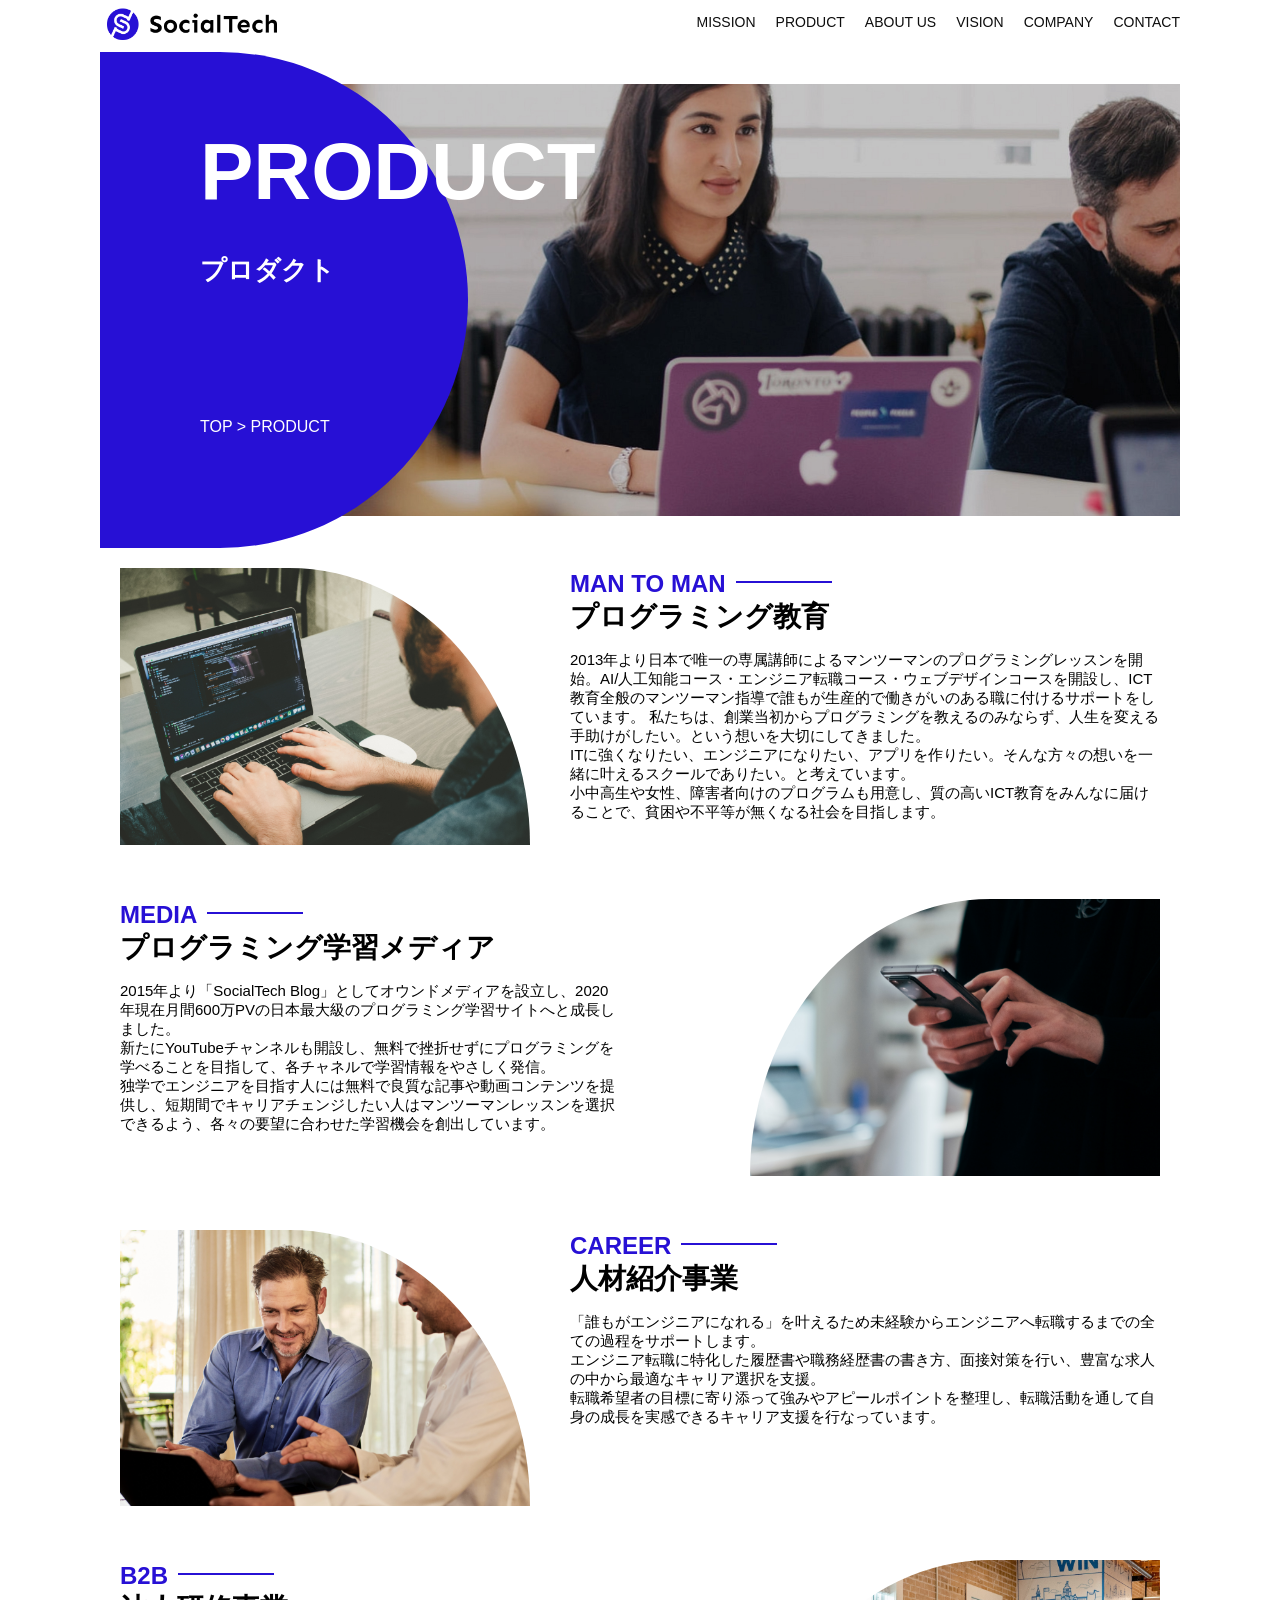
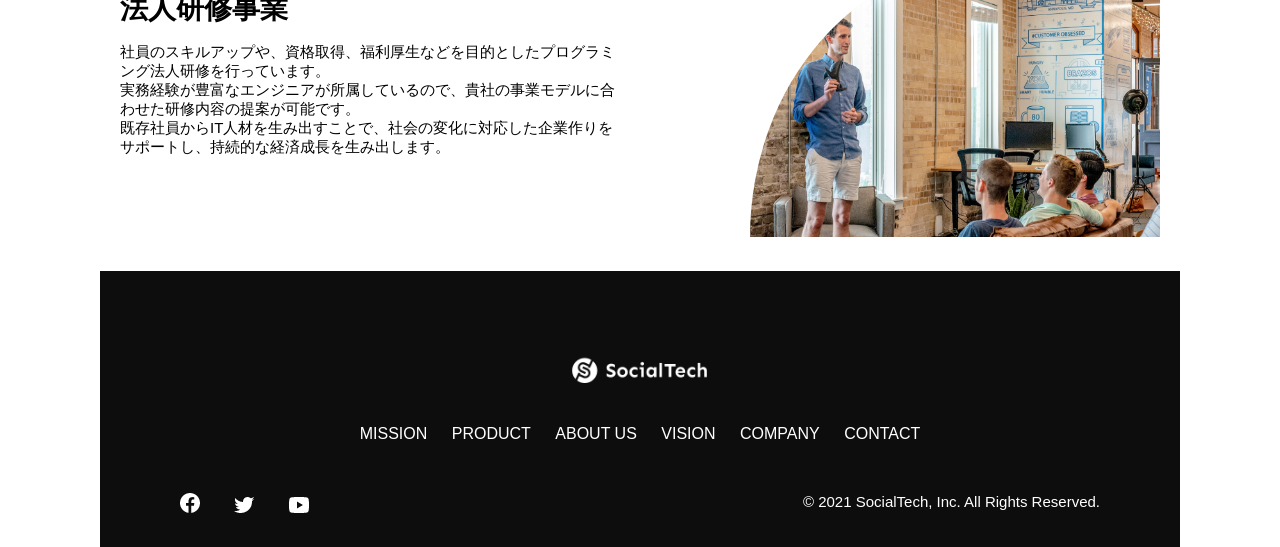
<file: kadai_tutorial_output/product.html>
<!DOCTYPE html>
<html lang="ja">

<head>
  <meta charset="UTF-8">
  <meta name="viewport" content="width=device-width, initial-scale=1.0">
  <meta name="description" content="SocialTechの4つのプロダクトを紹介します">
  <link rel="stylesheet" href="style.css">
  <title>SocialTech - PRODUCT プロダクト -</title>
</head>

<body>
  <!-- ヘッダー -->
  <header>
    <!-- ロゴ -->
    <a href="index.html" id="logo">
      <img src="images/logo.png" alt="トップページに戻る">
    </a>

    <!-- PC用ナビゲーション -->
    <nav id="nav-pc">
      <ul>
        <li><a href="mission.html">MISSION</a></li>
        <li><a href="product.html">PRODUCT</a></li>
        <li><a href="index.html#aboutus">ABOUT US</a></li>
        <li><a href="index.html#vision">VISION</a></li>
        <li><a href="index.html#company">COMPANY</a></li>
        <li><a href="index.html#contact">CONTACT</a></li>
      </ul>
    </nav>

    <!-- スマホ用メニューボタン -->
    <button id="menu-sp" onclick="document.getElementById('nav-sp').style.display = 'block'">
      <img src="images/button-menu.png" alt="ナビゲーションを開く">
    </button>
    <!-- スマホ用ナビゲーション -->
    <div id="nav-sp">
      <button id="close" onclick="document.getElementById('nav-sp').style.display = 'none'">
        <img src="images/button-close.png" alt="ナビゲーションを閉じる">
      </button>
      <nav>
        <ul>
          <li>
            <a id="logo-sp" href="index.html" onclick="document.getElementById('nav-sp').style.display='none'"><img src="images/logo-sp.png" alt="トップページに戻る"></a>
          </li>
          <li><a class="menu" href="mission.html" onclick="document.getElementById('nav-sp').style.display='none'">MISSION</a></li>
          <li><a class="menu" href="product.html" onclick="document.getElementById('nav-sp').style.display='none'">PRODUCT</a></li>
          <li><a class="menu" href="index.html#aboutus" onclick="document.getElementById('nav-sp').style.display='none'">ABOUT US</a></li>
          <li><a class="menu" href="index.html#vision" onclick="document.getElementById('nav-sp').style.display='none'">VISION</a></li>
          <li><a class="menu" href="index.html#company" onclick="document.getElementById('nav-sp').style.display='none'">COMPANY</a></li>
          <li><a class="menu" href="index.html#contact" onclick="document.getElementById('nav-sp').style.display='none'">CONTACT</a></li>
        </ul>
      </nav>
      <div id="sns">
        <a href="https://www.facebook.com/sejuku2013"><img src="images/button-facebook.png" alt="Facebookのリンク"></a>
        <a href="https://twitter.com/samuraijuku"><img src="images/button-twitter.png" alt="Twitterのリンク"></a>
        <a href="https://www.youtube.com/channel/UCCFOQO5aDK0xXam4cUQXT8g"><img src="images/button-youtube.png" alt="YouTubeのリンク"></a>
      </div>
    </div>
  </header>

  <main>
    <article>
      <section id="product-main">
        <div class="product-main-inner">
          <div id="product-title">
            <h1>PRODUCT<br><span>プロダクト</span></h1>
            <p>TOP > PRODUCT</p>
          </div>
        </div>
      </section>

      <section class="product-section product-section-left">
        <div class="product-section-img">
          <img src="images/product/product-mantoman.png" alt="PCでコードを書く男性">
        </div>
        <div class="product-read">
          <h2 class="product-h2">MAN TO MAN</h2>
          <h3 class="product-h3">プログラミング教育</h3>
          <p>2013年より日本で唯一の専属講師によるマンツーマンのプログラミングレッスンを開始。AI/人工知能コース・エンジニア転職コース・ウェブデザインコースを開設し、ICT教育全般のマンツーマン指導で誰もが生産的で働きがいのある職に付けるサポートをしています。 私たちは、創業当初からプログラミングを教えるのみならず、人生を変える手助けがしたい。という想いを大切にしてきました。<br>ITに強くなりたい、エンジニアになりたい、アプリを作りたい。そんな方々の想いを一緒に叶えるスクールでありたい。と考えています。<br>小中高生や女性、障害者向けのプログラムも用意し、質の高いICT教育をみんなに届けることで、貧困や不平等が無くなる社会を目指します。</p>
        </div>
      </section>

      <section class="product-section product-section-right">
        <div class="product-read">
          <h2 class="product-h2">MEDIA</h2>
          <h3 class="product-h3">プログラミング学習メディア</h3>
          <p>2015年より「SocialTech Blog」としてオウンドメディアを設立し、2020年現在月間600万PVの日本最大級のプログラミング学習サイトへと成長しました。<br>新たにYouTubeチャンネルも開設し、無料で挫折せずにプログラミングを学べることを目指して、各チャネルで学習情報をやさしく発信。<br>独学でエンジニアを目指す人には無料で良質な記事や動画コンテンツを提供し、短期間でキャリアチェンジしたい人はマンツーマンレッスンを選択できるよう、各々の要望に合わせた学習機会を創出しています。</p>
        </div>
        <div class="product-section-img">
          <img src="images/product/product-media.png" alt="スマートフォンを操作する人">
        </div>
      </section>

      <section class="product-section product-section-left">
        <div class="product-section-img">
          <img src="images/product/product-career.png" alt="笑顔で話し合う2人の男性">
        </div>
        <div class="product-read">
          <h2 class="product-h2">CAREER</h2>
          <h3 class="product-h3">人材紹介事業</h3>
          <p>「誰もがエンジニアになれる」を叶えるため未経験からエンジニアへ転職するまでの全ての過程をサポートします。<br>エンジニア転職に特化した履歴書や職務経歴書の書き方、面接対策を行い、豊富な求人の中から最適なキャリア選択を支援。<br>転職希望者の目標に寄り添って強みやアピールポイントを整理し、転職活動を通して自身の成長を実感できるキャリア支援を行なっています。<br></p>
        </div>
      </section>

      <section class="product-section product-section-right">
        <div class="product-read">
          <h2 class="product-h2">B2B</h2>
          <h3 class="product-h3">法人研修事業</h3>
          <p>社員のスキルアップや、資格取得、福利厚生などを目的としたプログラミング法人研修を行っています。<br>実務経験が豊富なエンジニアが所属しているので、貴社の事業モデルに合わせた研修内容の提案が可能です。<br>既存社員からIT人材を生み出すことで、社会の変化に対応した企業作りをサポートし、持続的な経済成長を生み出します。</p>
        </div>
        <div class="product-section-img">
          <img src="images/product/product-b2b.png" alt="講演中の男性とそれを聴く人々">
        </div>
      </section>

    </article>
  </main>

    <footer>
    <div id="footer-logo">
      <img src="images/logo-sp.png" alt="SocialTech">
    </div>
    <div id="footer-link">
      <a href="mission.html">MISSION</a>
      <a href="product.html">PRODUCT</a>
      <a href="index.html#aboutus">ABOUT US</a>
      <a href="index.html#vision">VISION</a>
      <a href="index.html#company">COMPANY</a>
      <a href="index.html#contact">CONTACT</a>
    </div>
    <div id="sns-footer">
      <div class="sns-btns">
        <a href="https://www.facebook.com/sejuku2013"><img src="images/button-facebook.png" alt="Facebookのリンク"></a>
        <a href="https://twitter.com/samuraijuku"><img src="images/button-twitter.png" alt="Twitterのリンク"></a>
        <a href="https://www.youtube.com/channel/UCCFOQO5aDK0xXam4cUQXT8g"><img src="images/button-youtube.png" alt="YouTubeのリンク"></a>
      </div>
      <p id="copyright">&copy; 2021 SocialTech, Inc. All Rights Reserved.</p>
    </div>
  </footer>

</body>
</html>
</file>
<file: kadai_013/style.css>
/* PC、スマホ共通スタイル */
body {
  font-family: "Source Sans Pro", "Hiragino Kaku Gothic ProN", Meiryo, Arial,
    sans-serif;
}

p {
  font-size: 15px;
}

#main-visual>img {
  width: 100%;
}

/*================
PC用のスタイル 
=================*/
@media screen and (min-width: 768px) {
  
  #menu-sp {
    display: none
  }

  #nav-sp {
    display: none
  }

  /* 横幅設定 */
  body {
    max-width: 1080px;
    min-width: 960px;
    margin: 0 auto 0 auto;
  }

  /* ヘッダー */
  header {
    display: flex;
    justify-content: space-between;
  }

  /* ナビゲーションのレイアウト */
  #nav-pc {
    text-align: right;
    font-size: 14px;
    padding-top: 15px;
  }

  /* ナビゲーションのリンクの装飾設定 */
  #nav-pc>a {
    text-decoration: none;
    margin-left: 20px;
  }

  #nav-pc>a:link {
    color: #0d0d0d;
  }

  #nav-pc>a:visited {
    color: #0d0d0d;
  }

  #nav-pc>a:hover {
    color: #0d0d0d;
    text-decoration: underline;
  }

  #nav-pc>a:active {
    color: #0d0d0d;
  }
}

/*================
SP用のスタイル 
=================*/
@media screen and (max-width: 767px) {
  body {
    min-width: 375px;
    margin: 0 auto 0 auto;
  }

  #nav-pc {
    display: none;
  }

  #menu-sp {
    float: right;
    padding: 0;
  }

  #nav-sp {
    background-color: #ce933e;
    position: absolute;
    left: 0;
    top: 0;
    width: 100%;
    height: 100%;
    display: none;
    z-index: 100;
  }

  #nav-sp ul {
    padding-left: 0;
  }

  #nav-sp li {
    list-style: none;
  }

  #close {
    position: absolute;
    right: 20px;
    top: 20px;
  }

  #logo-sp {
    margin: 80px 0 30px 20px;
  }

  #nav-sp a {
    display: block;
  }

  #nav-sp a:link {
    color: #ffffff;
  }

  #nav-sp a:visited {
    color: #ffffff;
  }

  #nav-sp a:hover {
    color: #ffffff;
    text-decoration: underline;
  }

  #nav-sp a:active {
    color: #ffffff;
  }

  #nav-sp .menu {
    text-decoration: none;
    display: block;
    margin: auto 20px;
    height: 44px;
    font-size: 16px;
    background-image: url("img/arrow.png");
    background-repeat: no-repeat;
    background-position: right top;
  }

}
</file>
<file: kadai_tutorial_output/style.css>
/* PC、スマホ共通スタイル */
* {
   box-sizing: border-box;
}

p {
  font-size: 15px;
}

body {
  max-width: 1080px;
  margin: 0 auto 0 auto;  
  font-family: "Source Sans Pro", "Hiragino Kaku Gothic ProN", Meiryo, Arial, sans-serif;
}

/* ヘッダー */
header {
display: flex;
justify-content: space-between;
} 

/* ナビゲーションのレイアウト */
#nav-pc {
  font-size: 14px;
}

#nav-pc ul {
  display: flex;
  padding-left: 0;
}

#nav-pc li {
  list-style: none;
}

/* ナビゲーションのリンクの装飾設定 */
#nav-pc a {
  text-decoration: none;
  margin-left: 20px;
  color: #0d0d0d;
}

#nav-pc a:hover {
  text-decoration: underline;
}

/* スマホ用ナビを非表示 */
#nav-sp,	
#menu-sp {	
display: none;	
}

/* メインビジュアル*/
#main-visual {
  position: relative;
  height: 400px;
}

#main-message {
  position: absolute;
  top: 0;
  left: 0;
  background-color: #2710d5;
  color: #ffffff;
  border-radius: 0 0 476px 0;
  max-width: 620px;
  height: 100%;
  width: 100%;
  z-index: 11;
}

#main-message h1 {
  font-size: 60px;
  margin: 100px 0 0 50px;
}

#main-message > p {
  font-size: 28px;
  margin: 0 0 0 50px;
}

#main-visual > img {
  max-width: 620px;
  border-radius: 476px 0 0 0;
  position: absolute;
  top: 0;
  right: 0;
  z-index: 10;
}

/* 見出し */
 h2 {
   margin: 40px 0 0 0;
 }
 
 h2::after {
   content: url("images/line.png");
   margin-left: 10px;
 }
 
 h3 {
   font-size: 27px;
 }

 /* ミッション */
 #mission {
   margin: 80px auto 80px auto;
 }

 #mission-flex {
  display: flex;
 }

 #mission-flex > div {
  width: 50%;
  margin: 20px;
 }

 #mission-photo {
  width: 100%;
 }

 #s2dgs {
  margin-top: 50px;
  width: 100%;
 }

 /*
 section要素（#product）
背景色（background-color）：薄いグレー（#fafafa）
余白（margin）：80px 0 80px 0
余白（padding）：10px 40px 0px 40px
*/

/* プロダクト */
#product {
  background-color: #fafafa;
  margin: 80px 0 80px 0;
  padding: 10px 40px 0px 40px;
}

/*
4つのコンテンツをグループ化するdiv要素（#product .product-flex）
余白（margin）：上に40px
表示方法（display）：子要素を横並びにするため、flexを指定する
*/

/* 外枠 */
#product .product-flex {
  margin-top: 40px;
  display: flex;
}

/*
左のカラム（#product-left）
幅（width）：50%を指定して、2つのdiv要素をちょうど半分に分ける
余白（margin-right）：20px
*/

/* 左のカラム */
#product-left {
  width: 50%;
  margin-right: 20px;
}

/*
右のカラム（#product-right）
幅（width）：50%を指定して、2つのdiv要素をちょうど半分に分ける
余白（margin-left）：20px
余白（margin-top）：80px
*/

/* 右のカラム */
#product-right {
  width: 50%;
  margin-left: 20px;
  margin-top: 80px;
}

/*
画像＋説明の枠（#product-left > div）
配置（position）：子要素である画像やテキストに相対位置で配置するために、relativeを指定する
高さ（height）：480px
余白（margin-right）：20px
*/

/* 画像＋説明の枠 */
#product-left > div {
  position: relative;
  height: 480px;
  margin-right: 20px;
}

/*
画像＋説明の枠（#product-right > div）
配置（position）：子要素である画像やテキストに相対位置で配置するために、relativeを指定する
高さ（height）：480px
余白（margin-left）：20px
 */

#product-right > div {
  position: relative;
  height: 480px;
  margin-left: 20px;
}

/*
画像（.product-photo）
画像は親のdiv要素からはみ出さないように幅を調整します。
幅(width)：100%を指定して、親要素の幅に合わせる
*/

/* 画像 */
.product-photo {
  width: 100%;
}

/*
見出しと説明文をグループ化するdiv要素（.product-explain）
背景（background-color）：白色（#ffffff）
配置（position）：position：absolute;を指定して絶対位置で配置する。基準の位置は左上で、leftに0、bottomに50pxを指定する
余白（margin）：0 40px 0 40px
余白（padding）：20px
影（box-shadow）：5px 5px 10px rgba(0, 0, 0, 0.05);を指定し、薄い透明色で右下方向に柔らかい影を表示する（基礎編の14章で学習したtext-shadowと同様の使い方）
*/
/* 説明文の枠 */
.product-explain {
  background-color: #ffffff;
  position: absolute;
  left: 0;
  bottom: 50px;
  margin: 0 40px 0 40px;
  padding: 20px;
  box-shadow: 5px 5px 10px rgba(0, 0, 0, 0.05);
}

/*
説明文の英語（.product-explain > span）
文字色（color）：青色（#2710d5）
文字の太さ（font-weight）：bold（太字）
文字のサイズ（font-size）：16px
余白（margin）：なし（0）
*/

/* 説明文の英語 */
.product-explain > span {
  color: #2710d5;
  font-weight: bold;
  font-size: 16px;
  margin: 0;
}

/*
説明文の見出し（.product-explain > h3）
余白（margin）：5px 0 5px 0
*/

/* 説明文の見出し */
.product-explain > h3 {
  margin: 5px 0 5px 0;
}

/*
説明文（.product-explain > p）
文字のサイズ（font-size）：14px
余白（margin）：なし（0）
*/

/* 説明文 */
.product-explain > p {
  font-size: 14px;
  margin: 0;
}

/*
「もっとみる」ボタン（#product-more）
中央寄せにする（text-align: center）
リンク（<a>タグ）に対して、相対位置指定で下に-42pxを指定する
*/

/* もっと見るボタン */
#product-more {
  text-align: center;
}

#product-more a {
  position: relative;
  bottom: -42px
}

/*
section要素（#aboutus）
余白（margin）：上下に80px、左右にautoを指定する
表と1枚目の画像をグループ化する
*/

/* ABOUT US */
#aboutus {
  margin: 80px auto 80px auto;
}

/*
div要素（#aboutus > div）
表示方法（display）：子要素を横並びにするため、flexを指定する
*/

/* 3つの組織文化と画像を入れる枠 */
#aboutus > div {
  display: flex;
}

/*1枚目の画像（.culture-img）
幅（width）：50%を指定する
縦方向の揃え方（align-self）：flex-start（上寄せ）
2枚目の画像（.culture-img2）
余白（margin-top)：50px
幅（width）：100%を指定して、親要素の幅いっぱいに広げる*/

/* 画像 */
.culture-img {
  width: 50%;
  align-self: flex-start;
}

.culture-img2 {
  margin-top: 50px;
  width: 100%;
}

/*表全体（.culture-table）
余白（margin）：右に50pxを指定して、画像との間に余白を作る*/

/* 3つの組織文化の表 */
.culture-table {
  margin-right: 50px;
}

/*表の各セル
番号（.culture-num）
文字サイズ（font-size）：80px
文字色（color）：青色（#2710d5）
余白（padding）：0 20px 0 0

見出し（.culture-table th）
左寄せ（text-align）：left
文字サイズ（font-size）：28px
文字の太さ（font-weight）：太字（bold）

組織文化英語（.culture-en）
文字色（color）：青色（#2710d5）
文字サイズ（font-size）：24px
  
説明文（.culture-description）
余白（margin）：なし（0）*/

/* 番号 */
.culture-num {
  font-size: 80px;
  color: #2710d5;
  padding: 0 20px 0 0;
}

/* 見出し */
.culture-table th {
  text-align: left;
  font-size: 28px;
  font-weight: bold;
}

/* 組織文化英語 */
.culture-en {
  color: #2710d5;
  font-size: 24px;
}

/* 説明文 */
.culture-description {
  margin: 0;
}

/*section要素（#vision）
余白（margin）：上下に80px、左右にautoを指定する

7つすべての「行動指針」をグループ化するdiv要素（#vision > div）
表示方法（display）：子要素を横並びにするため、flexを指定する
横方向の揃え方（justify-content）：space-betweenを指定する（一番左と一番右の子要素を両端に配置し、残りの子要素を均等な間隔で配置する）
折り返し（flex-wrap）：wrapを指定する（幅が足りなくなったら上から下に折り返しする）

一つ一つの「行動指針」をグループ化するdiv要素（.vision-box）
幅と高さ（width、height）：幅300px、高さ300pxの正方形にする
余白（margin）：下に30px
配置（position）：relativeを指定し、現在の位置を基準に相対的な位置に配置する*/

/* ビジョン */
#vision {
  margin: 80px auto 80px auto;
}

#vision > div {
  display: flex;
  justify-content: space-between;
  flex-wrap: wrap;
}

.vision-box {
  width: 300px;
  height: 300px;
  margin-bottom: 30px;
  position: relative;
}

/*画像（.vision-box > img）
幅（width）：100%を指定して、親要素の幅いっぱいに広げる
配置（position）：relative（相対位置）を指定する
重なり順（z-index）：30を指定し、テキストが上に重なるようにする（z-indexの値が大きいほど上に重なる）

見出しと説明文をグループ化するspan要素（.vision-box > div）
配置（position）：absolute（絶対位置）を指定し、topとleftに0を指定することで親要素の左上に配置する
重なり順（z-index）：31を指定し、画像の上に重なるようにする
余白（margin）：右に20px

英語の見出し（.vision-box > div > h4）
文字色（color）：青色（#2710d5）
フォントサイズ（font-size）：19px
余白（margin）：上に80px

h4の1文字め（.vision-box > div > h4::first-letter）
フォントサイズ（font-size）：40px

日本語の見出し（.vision-box > div > h5）
フォントサイズ（font-size）：20px
余白（margin）：0 0 0 0

説明文（.vision-box > div > p）
余白（margin）：10px 0 0 0*/

.vision-box > img {
  width: 100%;
  position: relative;
  z-index: 30;
}

.vision-box > div {
  position: absolute;
  top: 0;
  left: 0;
  z-index: 31;
  margin-right: 20px;
}

.vision-box > div > h4 {
  color: #2710d5;
  font-size: 19px;
  margin: 80px 0 0 0;
}

.vision-box > div > h4::first-letter {
  font-size: 40px;
}

.vision-box > div > h5 {
  font-size: 20px;
  margin: 0;
}

.vision-box > div > p {
  margin: 10px 0 0 0;
}

/*section要素（#company）
余白（margin）：上下に80px、左右にautoを指定する*/

/* 会社概要 */
#company {
  margin: 80px auto 80px auto;
}

/* 表全体（#company-table）
幅（width）：100%を指定して、親要素の幅いっぱいに広げる*/
#company-table {
  width: 100%;
}

/*2行目以降の見出し（.tableheader）
文字の位置（text-align）：left（左揃え）
余白（padding）：上下左右に20px
下の枠線
色（border-bottom-color）：青色（#2710d5）
太さ（border-bottom-width）：1px
種類（border-bottom-style）：実線（solid）
幅（width）：100px
*/
.tableheader {
  text-align: left;
  padding: 20px;
  border-bottom-color: #2710d5;
  border-bottom-width: 1px;
  border-bottom-style: solid;
  width: 100px;
}

/*1行目の見出し（.tableheader-first）
1行目の見出しは上の枠線も表示させるため、以下を指定します。
上の枠線
色（border-top-color）：青色（#2710d5）
太さ（border-top-width）：1px
種類（border-top-style）：実線（solid）*/
.tableheader-first {
  border-top-color: #2710d5;
  border-top-width: 1px;
  border-top-style: solid;
}

/*セル（.cell）
余白（padding）：30px
下の枠線
色（border-bottom-color）：グレー（#ececec）
太さ（border-bottom-width）：1px
種類（border-bottom-style）：実線（solid）*/
.cell {
  padding: 30px;
  border-bottom-color: #ececec;
  border-bottom-width: 1px;
  border-bottom-style: solid;
}

/*1行目のセル（.cell-first）
1行目のセルは上の枠線も表示させるため、以下を指定します。
上の枠線
色（border-top-color）：グレー（#ececec）
太さ（border-top-width）：1px
種類（border-top-style）：実線（solid）*/
.cell-first {
  border-top-color: #ececec;
  border-top-width: 1px;
  border-top-style: solid;
}

/*iframe要素（#company > iframe）
幅（width)：100%を指定して、親要素の幅いっぱいに広げる
高さ（height）：368px
余白（margin）：上に40px*/

#company > iframe {
  width: 100%;
  height: 368px;
  margin-top: 40px;
}

/* お問い合わせ */
#contact {
  margin: 80px auto 80px auto;
}

/* 外枠 */
#contact > form > div {
  display: flex;
  flex-direction: row;
  flex-wrap: wrap;
  padding-bottom: 30px;
}

/* 左列の見出し */
.contact-heading {
  width: 240px;
  align-self: center;
}

/* 見出しのラベル */
.contact-label {
  font-weight: bold;
}

/* 必須 */
.contact-span {
  color: #ce2222;
  margin-left: 20px;
  font-weight: bold;
}

.contact-textbox {
  border-top: 0;
  border-left: 0;
  border-right: 0;
  border-bottom-width: 1px;
  border-bottom-color: #707070;
  border-style: solid;
  background-color: #fafafa;
  width: 400px;
  height: 56px;
}

.contact-textarea {
  border-top: 0;
  border-left: 0;
  border-right: 0;
  border-bottom-width: 1px;
  border-bottom-color: #707070;
  background-color: #fafafa;
  width: 400px;
  height: 200px;
}

/* 個人情報の取り扱い */
 #contact dt {
   font-weight: bold;
 }
 
 #contact dd {
   margin: 0 0 16px 0;
 }
 
 #contact dd p {
   margin: 0;
 }
 
 #contact dd ul {
   padding-left: 0;
 }
 
 #contact dd li {
   margin-bottom: 0;
   list-style: none;
 }

 /* フッター */
 footer {
  background-color: #0d0d0d;
  text-align: center;
  padding: 80px 80px 30px 80px;
 }

 #footer-logo {
  margin-bottom: 30px;
 }

 #footer-link {
  margin-bottom: 50px;
 }

#footer-link > a {
  text-decoration: none;
  margin: 10px;
  color: #ffffff;
}

#footer-link > a:hover {
  text-decoration: underline;
}

#sns-footer {
  display: flex;
  justify-content: space-between;
}

#sns-footer a {
  margin-right: 30px;
}

#copyright {
  color: #ffffff;
  margin: 0;
}

/* mission.html用スタイル */
/* ミッションのメインビジュアル */
.mission-main-inner {
  background-image: url("images/mission/mission-main.png");
  background-repeat: no-repeat;
  background-position-y: center;
}

#mission-title {
  background-color: #2710d5;
  width: 368px;
  color: #ffffff;
  height: 496px;
  border-radius: 0 248px 248px 0;
  position: relative;
}

#mission-title h1 {
  position: absolute;
  top: 0;
  left: 100px;
  font-size: 80px;
  line-height: 1;
}

#mission-title h1 span {
  font-size: 26px;
}

#mission-title > p {
  position: absolute;
  top: 350px;
  left: 100px;
  font-size: 16px;
}

/* ミッションページ　S2DGSの設定 */
#mission-s2dgs {
  padding: 20px;
}

.mission-h2 {
  color: #2710d5;
  font-size: 40px;
}

.mission-h2::after {
  content: none;
}

/* ミッションページ　5つのゴールの設定 */
#mission-five-goals {
  padding: 20px;
  display: flex;
}

#mission-five-goals .five-goals-image {
  width: 30%;
  padding: 20px;
}

#mission-five-goals .five-goals-image img {
  width: 100%
}

#mission-five-goals .five-goals-read {
  width: 70%;
  padding: 20px;
}

#mission-five-goals .five-goals-read > div {
  margin-bottom : 40px;
}

.fivegoals-image-right {
  float: right;
  margin: 20px;
}

.fivegoals-image-left {
  float: left;
  margin: 20px;
}

.fivegoals-number {
  color: #2710d5;
  font-size: 48px;
  font-weight: bold;
  margin: 0;
}

.fivegoals-h3 {
  font-size: 28px;
  margin: 0;
}

.fivegoals-p {
  margin: 0;
}

/* プロダクトページ */
.product-main-inner {
  background-image: url(images/product/product-main.png);
  background-repeat: no-repeat;
  background-position-y: center;
}

#product-title {
  background-color: #2710d5;
  width: 368px;
  color: #ffffff;
  height: 496px;
  border-radius: 0 248px 248px 0;
  position: relative;
}

#product-title h1 {
  position: absolute;
  top: 0;
  left: 100px;
  font-size: 80px;
  line-height: 1;
}

#product-title h1 span {
  font-size: 26px;
}

#product-title > p {
  position: absolute;
  top: 350px;
  left: 100px;
  font-size: 16px;
}

/* セクション */
.product-section {
  display: flex;
  padding: 20px 20px 0; /*上と左右が20pxで下が0*/
}

.product-section .product-section-img {
  width: 450px;
}

.product-section-left .product-section-img img {
  width: 100%;
  padding: 0 40px 30px 0;
  border-radius: 0 432px 0 0;
}

.product-section-left .product-read {
  width: 50%;
  flex-grow: 1;
}

.product-section-left .product-read p {
  margin-bottom: 0;
}

.product-section-right {
  justify-content: space-between;
}

.product-section-right .product-section-img img {
  width: 100%;
  padding: 0 0 30px 40px;
  border-radius: 432px 0 0 0;
}

.product-section-right .product-read {
  width: 500px;
}

.product-h2 {
  color: #2710d5;
  font-size: 24px;
  margin: 0;
}

.product-h3{
  font-size: 28px;
  margin: 0;
}


/*====================
  スマートフォン用のスタイル
 =====================*/

@media screen and (max-width: 767px) {
  /* PC用ナビゲーション非表示 */
  #nav-pc {
    display: none;
  }

  /* ハンバーガーメニュー */
  #menu-sp {
    display: block;
    background-color: transparent;
    float: right;
    padding: 0;
    border: none;
  }

  /* スマホ用ナビゲーションの表示切替*/
  /* 初期状態、レイアウトと非表示設定 */
  #nav-sp {
    background-color: #2710d5;
    position: fixed;
    left: 0;
    top: 0;
    height: 100%;
    width: 100%;
    display: none;
    z-index: 100;
  }

  /*  閉じるボタンの画像（#close）
  配置（position）：絶対位置（absolute）を指定し、親要素（#nav_sp）の右上の角を基準位置として、上側（top）と右側（right）にそれぞれ20pxに設定する。（右上の角から内側へ20pxの位置に配置する）。
  背景色（background-color）は透明（transparent）、境界線（border）はなし（none）にする。*/
  #close {
    position: absolute;
    top: 20px;
    right: 20px;
    background-color: transparent;
    border: none;
  }

  /*  nav-sp要素のスタイル設定
  ul 要素の左側の余白（ padding ）をなくす（ 0 ）
  li 要素はマーカー（ list-style ）なし（ none ）で表示*/
  #nav-sp nav ul {
    padding-left: 0;
  }

  #nav-sp nav li {
    list-style: none;
  }

  /*  ナビゲーションメニュー用ロゴ（#logo-sp）
  余白（margin）：上に80px、右に0、下に30px、左に20px */
  #logo-sp {
    margin: 80px 0 30px 20px;
  }

  /*リンク（#nav-sp nav a）
  表示方法（display）：blockを指定し、縦並びにする
  色（color）：白（#ffffff）*/
  #nav-sp nav a {
    display: block;
    color: #ffffff;
  }

  /*リンクの擬似クラス ホバー時（#nav-sp nav a）
  文字装飾（text-decoration）：下線を表示する（underline）*/
  #nav-sp nav a:hover {
    text-decoration: underline;
  }

  /*リンクの背景（#nav-sp .menu）
  文字装飾（text-decoration）：なし（none）
  余白（margin）：上に0、右に20px、下に0、左に20px
  高さ（height）：44px
  文字のサイズ（font-size）：16px
  背景画像（background-image）：url("images/arrow.png")を指定し、arrow.pngをリンクの背景として表示する
  背景のリピート方法（background-repeat）：繰り返さない（no-repeat）
  背景の位置（background-position）：right topを指定し、右上に配置する*/
  #nav-sp .menu {
    text-decoration: none;
    margin: 0 20px;
    height: 44px;
    font-size: 16px;
    background-image: url("images/arrow.png");
    background-repeat: no-repeat;
    background-position: right top;
  }

  /*SNSボタンをグループ化するdiv要素（#sns）
  配置（position）：絶対位置（absolute）を指定し、bottomとleftに20pxを指定することで親要素の左下を基準に配置する*/
  #sns {
    position: absolute;
    bottom: 20px;
    left: 20px;
  }

  /*SNSボタンのリンク（#sns > a）
  余白（margin）：右に30px*/
  #sns > a {
    margin-right: 30px;
  }

  /* メインビジュアル */
  #main-visual {
    position: relative;
    height: 470px;
  }

  #main-visual > div {
    text-align: center;
    height: 280px;
  }

  #main-visual h1 {
    font-size: 28px;
    margin: 90px 0 0 0;
  }

  #main-visual > div > p {
    margin: 0;
    font-size: 15px;
  }

  #main-visual > img {
    width: 100%;
    border-radius: 476px 0 0 0;
    top: auto;
    bottom: 0;
  }

  /*見出し*/
  h2 {
    margin: 15px 0 15px 0;
  }

  h3 {
    font-size: 24px;
    margin: 10px 0 0 0;
  }

  /* ミッション */
  #mission {
    margin: 20px 0 20px 0;
    padding: 0 20px 0 20px;
  }

  #mission-flex {
    flex-direction: column;
  }

  #mission-flex > div {
    width: 100%;
    margin: 0;
  }

  /* プロダクト */

  /*section要素（#product）
    余白（margin:）：0
    余白（padding）：10px 20px 0 20px*/
  #product {
    margin: 0;
    padding: 10px 20px 0 20px;
  }

  /*外枠（#product .product-flex）
    flex-directionフレックスコンテナの配置：縦並び（column）
    margin-top：0*/
  #product .product-flex {
    flex-direction: column;
    margin-top: 0;
  }

  /*左右のカラムをグループ化するdiv要素（#product-left, #product-right）
    幅（width）：100%
    余白（margin）：0*/
  #product-left,
  #product-right {
    width: 100%;
    margin: 0;
  }

  /*画像＋説明の枠（#product-left > div, #product-right > div）
    高さ（height）：auto
    余白（margin）：なし（0）*/
  #product-left > div,
  #product-right > div {
    height: auto;
    margin: 0;
  }

  /*説明文の枠（.product-explain）
    配置（position）：相対位置（relative）
    余白（margin）：なし（0）*/
  .product-explain {
    position: relative;
    margin: 0;
  }

  /*見出し（.product-explain > h3）
    余白（margin）：10px 0 10px 0
    フォントサイズ（font-size）：24px*/
  .product-explain > h3 {
    margin: 10px 0 10px 0;
    font-size: 24px;
  }

  /*「もっとみる」ボタン（#product-more）
    テキスト寄せ（text-align）：左寄せ（left）*/
  #product-more {
    text-align: left;
  }

  /* ABOUT US */
  /*section要素（#aboutus）
  余白（margin）：上下に80px、左右に20px*/
  #aboutus {
    margin: 80px 20px 80px 20px;
  }

  /*表と1枚目の画像をグループ化するdiv要素（#aboutus > div）
  アイテム（子要素）の並び順（flex-direction）：columnを指定し、画像と表を上から下に配置する*/
  #aboutus > div {
    flex-direction: column;
  }

  /*（ .culture-table th）
  文字サイズ（font-size）：16px*/
  .culture-table th {
    font-size: 16px;
  }

  /*表全体（.culture-table）の設定余白（margin）：右に0
  余白（padding）：右に20px
  並び順（order）：2を指定し、画像の後に配置する*/
  .culture-table {
    margin-right: 0;
    padding-right: 20px;
    order: 2;
  }

  /*1枚目の画像（.culture-img）
  幅（width）：100%を指定して、親要素の幅いっぱいに広げる
  並び順（order）：1を指定し、表の前に配置する*/
  .culture-img {
    width: 100%;
    order: 1;
  }

  /*2枚目の画像（.culture-img2）
  余白（margin）：上に0*/
  .culture-img2 {
    margin-top: 0;
  }

  /*番号（.culture-num）
  *余白（padding）：0*/
  .culture-num {
    padding: 0;
  }

  /*説明文（.culture-description）
  余白（margin）：なし（0）*/
  .culture-description {
    margin: 0;
  }

  /* ビジョン */
  /*section要素（#vision）
  余白（margin）：上下に80px、左右に20px*/
  #vision {
    margin: 80px 20px 80px 20px;
  }

  /*番号の背景画像（.vision-box > img）
  配置（position）：absoluteを指定する
  *（top、left）：ともに0*/
  .vision-box > img {
    position: absolute;
    top: 0;
    left: 0;
  }

  /*（ .vision-box > div > h4）
  余白（margin）：60px 0 0 0*/
  .vision-box > div > h4 {
    margin: 60px 0 0 0;
  }

  /*会社概要*/
  /*section要素（#company）
  余白（margin）：左右に20px*/
  #company {
    margin: 0px 20px 0px 20px;
  }

  /*セクションの見出し（#company > h3）
  余白（margin）：下に20px*/
  #company > h3 {
    margin-bottom: 20px;
  }

  /*（.tableheader）
  幅（width）：50px*/
  .tableheader {
    width: 50px;
  }

  /*（.cell）
  余白（padding）：20px*/
  .cell {
    padding: 20px;
  }

  /*地図（#company > iframe）
  高さ（height）：240px*/
  #company > iframe {
    height: 240px;
  }

  /* お問い合わせ */
  /*section要素（#contact）
  余白（margin）：上下に80px、左右に20px*/
  #contact {
    margin: 80px 20px 80px 20px;
  }

  /*セクションの見出し（#contact > h3）
  余白（margin）：下に20px*/
  #contact > h3 {
    margin-bottom: 20px;
  }

  /*各フォームをグループ化するdiv要素（#contact > form > div）
  flex-directionフレックスコンテナの配置：縦並び（column）
  余白（margin）：下に20px*/
  #contact > form > div {
    flex-direction: column;
    margin-bottom: 20px;
  }

  /*各ラベルを囲むdiv要素（.contact-heading）
  flexアイテムの配置を個別に指定（align-self）：親要素の align-items の値に従う（auto）
  余白（margin）：下に20px*/
  .contact-heading {
    align-self: auto;
    margin-bottom: 20px;
  }

  /*スタイルの適用（ .contact-textbox）
  幅（min-width）：300px
  幅（width）：100%*/
  .contact-textbox {
    min-width: 300px;
    width: 100%;
  }

  /*スタイルの適用（ .contact-textarea）
  高さ（height）：150px
  幅（width）：100%*/
  .contact-textarea {
    height: 150px;
    width: 100%;
  }

  /*スタイルの適用（ .radiobutton）
  余白（margin-bottom）：20px*/
  .radiobutton {
    margin-bottom: 20px;
  }

  /* フッター */
  /*footer要素
  余白（padding）：上に30px、右に20px、下に50px、左に20px
  左寄せ：text-align: left;*/
  footer {
    padding: 30px 20px 50px 20px;
    text-align: left;
  }

  /*ハイパーリンク（#footer-link > a）
  余白（margin）：0 20px 30px 0
  表示方法（display）：blockを指定して、要素を縦並びにする
  背景画像（background-image）：url("images/arrow.png")を指定し、arrow.pngをリンクの背景として表示する
  背景のリピート方法（background-repeat）：繰り返さない（no-repeat）
  背景の位置（background-position）：right topを指定し、右上に配置する*/
  #footer-link > a {
    margin: 0 20px 30px 0;
    display: block;
    background-image: url("images/arrow.png");
    background-repeat: no-repeat;
    background-position: right top;
  }

  /*hover時のスタイル（#footer-link > a:hover）
  （text-decoration）: 下線（underline）*/
  #footer-link > a:hover {
    text-decoration: underline;
  }

  /*SNSフッターのスタイル（#sns-footer）
  フレックスボックスの子要素の並び（flex-direction）：縦（column）
  子要素の配置（justify-content）：上端に揃える（flex-start）*/
  #sns-footer {
    flex-direction: column;
    justify-content: flex-start;
  }

  /*コピーライト（#copyright）
  文字サイズ（font-size）：12px
  余白（margin）：上に30px*/
  #copyright {
    font-size: 12px;
    margin-top: 30px;
  }

   /* mission.html用スタイル */
   /* ミッションのメインビジュアル */

   #mission-main {
    height: 256px;
    margin-top: 4%;
    position: relative;
   }

   .mission-main-inner {
    height: 80%;
    background-size: cover;
   }

   #mission-title {
    width: 136px;
    height: 256px;
    position: absolute;
    top : -10%;
   }

   #mission-title h1 {
    left: 20px;
    font-size: 40px;
   }

   #mission-title h1 span {
    font-size: 18px;
   }

   #mission-title > p {
    top: 180px;
    left: 20px;
    font-size: 13px;
   }

   /* ミッションページ　S2DGSの設定 */
   .mission-h2 {
    font-size: 38px;
    margin : 0px;
   }

    .mission-h2::after {
      content: none;
    }

    #mission-s2dgs > img {
      width: 100%;
    }

    /* ミッションページ　5つのゴールの設定 */
    #mission-five-goals {
      flex-direction: column;
    }

    #mission-five-goals > div {
      padding: 0;
    }

    #mission-five-goals .five-goals-image, 
    #mission-five-goals .five-goals-read {
      width: 100%;
      padding: 0;
    }

    #mission-five-goals .five-goals-read > div {
      display: flex;
      flex-direction: column;
    }

    .fivegoals-image-right,
    .fivegoals-image-left {
    align-self: center;
    }

    /* プロダクトページ */
    #product-main {
      height: 256px;
      margin-top: 4%;
      position: relative;
    }

    .product-main-inner {
      height: 80%;
      background-size: cover;
    }

    #product-title {
      width: 136px;
      height: 256px;
      position: absolute;
      top: -10%;
    }

    #product-title h1 {
      left: 20px;
      font-size: 40px;
    }

    #product-title h1 span {
      font-size: 18px;
    }

    #product-title > p {
      top: 180px;
      left: 20px;
      font-size: 13px;
    }

    /* セクション */
    .product-section {
      flex-direction: column;
    }

    .product-section .product-section-img {
      width: 100%;
    }

     .product-section .product-section-img img {
      width: 100%;
      padding: 0;
     }

     .product-section-left .product-section-img img {
      border-radius: 0 300px 0 0;
     }

     .product-section-left .product-read {
      width: 100%;
      flex-grow: 1;
     }

     .product-section-right .product-section-img img {
      order: 1;
      border-radius: 300px 0 0 0;
     }

     .product-section-right .product-read {
      order: 2;
      width: 100%;
     }
  

}
</file>
